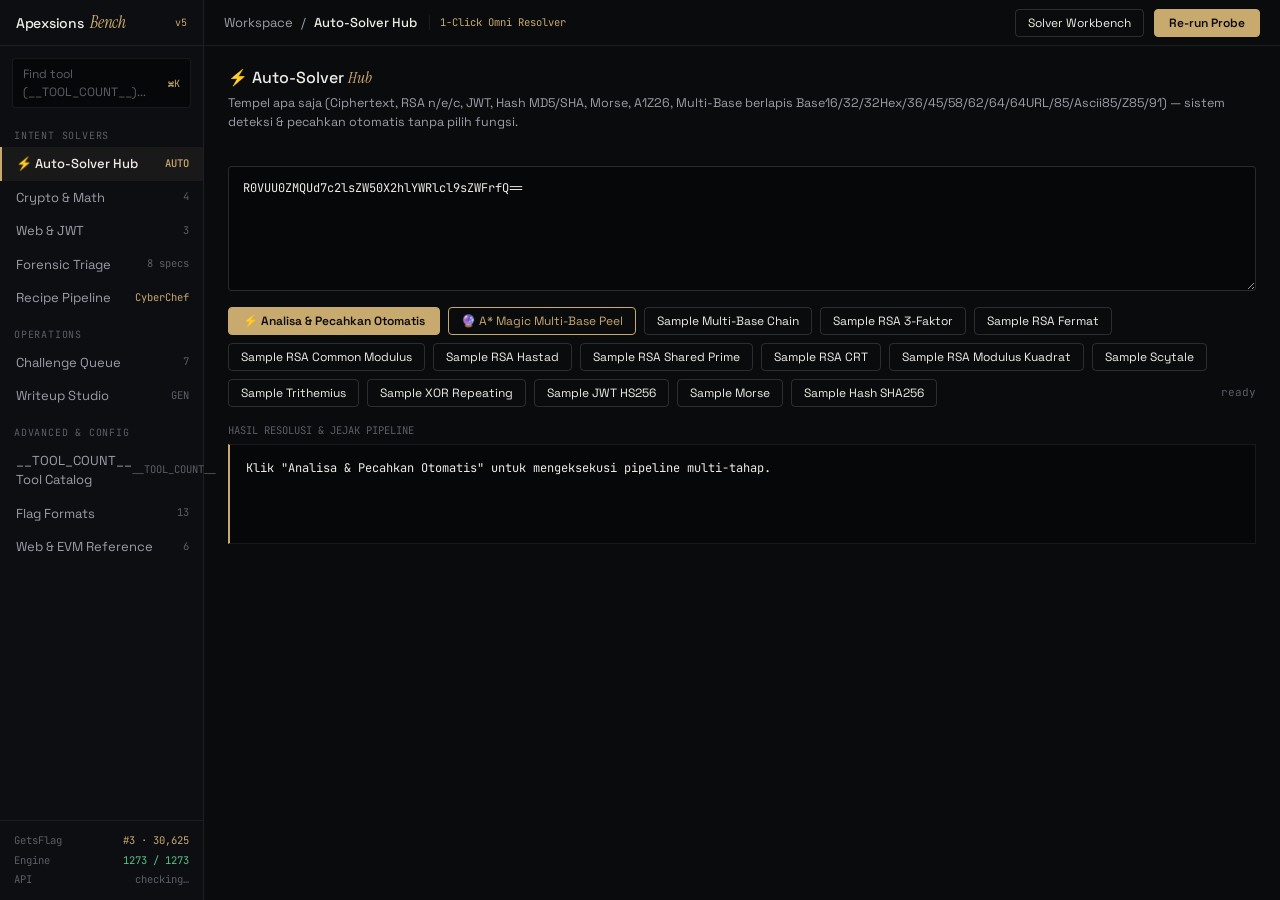
<file: prototype/workbench_template.html>
<!doctype html>
<html lang="id">
<head>
<meta charset="utf-8">
<meta name="viewport" content="width=device-width, initial-scale=1">
<title>Apexsions Workbench — Operational Investigation Console</title>
<link rel="preconnect" href="https://fonts.googleapis.com">
<link rel="preconnect" href="https://fonts.gstatic.com" crossorigin>
<link href="https://fonts.googleapis.com/css2?family=Instrument+Serif:ital@0;1&family=Space+Grotesk:wght@400;500;600&family=JetBrains+Mono:wght@400;500&display=swap" rel="stylesheet">
<style>
  :root {
    --bg:           #0A0B0D;
    --bg-rail:      #0D0E12;
    --bg-well:      #060709;
    --bg-hover:     rgba(255,255,255,0.03);
    --bg-active:    rgba(200,169,110,0.07);

    --seam:         rgba(255,255,255,0.07);
    --seam-strong:  rgba(255,255,255,0.14);

    --ink:          #EFECE6;
    --ink-2:        #9B9EA6;
    --ink-3:        #5B5E66;

    --brass:        #C8A96E;
    --brass-dim:    rgba(200,169,110,0.25);
    --teal:         #7BB2AC;
    --ok:           #52C48A;
    --err:          #D4635C;

    --font-ui:      'Space Grotesk', -apple-system, sans-serif;
    --font-mono:    'JetBrains Mono', ui-monospace, monospace;
    --font-serif:   'Instrument Serif', Georgia, serif;
  }

  * { box-sizing: border-box; margin: 0; padding: 0; }
  html, body {
    height: 100%;
    background: var(--bg);
    color: var(--ink);
    font-family: var(--font-ui);
    font-size: 13px;
    line-height: 1.5;
    -webkit-font-smoothing: antialiased;
    overflow: hidden;
  }

  ::selection { background: var(--brass); color: var(--bg); }
  ::-webkit-scrollbar { width: 4px; height: 4px; }
  ::-webkit-scrollbar-track { background: transparent; }
  ::-webkit-scrollbar-thumb { background: rgba(255,255,255,0.1); }

  .shell { display: grid; grid-template-columns: 204px 1fr; height: 100dvh; width: 100vw; }

  /* ---------- Left rail ---------- */
  .rail { background: var(--bg-rail); border-right: 1px solid var(--seam); display: flex; flex-direction: column; }
  .rail-brand { height: 46px; padding: 0 16px; border-bottom: 1px solid var(--seam); display: flex; align-items: center; justify-content: space-between; }
  .brand-name { font-size: 14px; font-weight: 500; letter-spacing: -0.02em; }
  .brand-name em { font-family: var(--font-serif); font-style: italic; font-size: 17px; font-weight: 400; color: var(--brass); margin-left: 3px; }
  .rail-search-btn { margin: 12px 12px 8px; padding: 6px 10px; background: var(--bg-well); border: 1px solid var(--seam); border-radius: 4px; color: var(--ink-3); font-size: 12px; display: flex; align-items: center; justify-content: space-between; cursor: pointer; }
  .rail-search-btn:hover { border-color: var(--seam-strong); color: var(--ink-2); }
  .kbd { font-family: var(--font-mono); font-size: 10px; color: var(--brass); }

  .nav-group { padding: 12px 14px 4px; font-family: var(--font-mono); font-size: 10px; text-transform: uppercase; letter-spacing: 0.08em; color: var(--ink-3); }
  .nav-link { display: flex; align-items: center; justify-content: space-between; padding: 7px 14px; color: var(--ink-2); cursor: pointer; border-left: 2px solid transparent; }
  .nav-link:hover { background: var(--bg-hover); color: var(--ink); }
  .nav-link.active { background: var(--bg-active); color: var(--ink); border-left-color: var(--brass); font-weight: 500; }
  .nav-count { font-family: var(--font-mono); font-size: 10.5px; color: var(--ink-3); }
  .nav-link.active .nav-count { color: var(--brass); }

  .rail-meta { margin-top: auto; padding: 12px 14px; border-top: 1px solid var(--seam); font-family: var(--font-mono); font-size: 10.5px; color: var(--ink-3); display: flex; flex-direction: column; gap: 4px; }
  .rail-meta-row { display: flex; justify-content: space-between; }

  /* ---------- Top bar ---------- */
  .main { display: flex; flex-direction: column; overflow: hidden; }
  .topbar { height: 46px; min-height: 46px; padding: 0 20px; border-bottom: 1px solid var(--seam); display: flex; align-items: center; justify-content: space-between; }
  .crumb { display: flex; align-items: center; gap: 8px; font-size: 13px; color: var(--ink-2); }
  .crumb strong { color: var(--ink); font-weight: 500; }
  .crumb-tag { font-family: var(--font-mono); font-size: 10.5px; color: var(--brass); border-left: 1px solid var(--seam); padding-left: 10px; margin-left: 4px; }
  .topbar-actions { display: flex; align-items: center; gap: 10px; }

  .btn-flat { background: transparent; border: 1px solid var(--seam-strong); color: var(--ink); font-family: var(--font-ui); font-size: 12px; padding: 5px 12px; border-radius: 4px; cursor: pointer; }
  .btn-flat:hover { border-color: var(--brass); color: var(--brass); }
  .btn-flat:disabled { opacity: 0.4; cursor: default; }
  .btn-submit { background: var(--brass); border: 1px solid var(--brass); color: var(--bg); font-family: var(--font-ui); font-size: 12px; font-weight: 600; padding: 5px 14px; border-radius: 4px; cursor: pointer; }
  .btn-submit:hover { opacity: 0.9; }
  .btn-submit:disabled { opacity: 0.4; cursor: default; }

  .view { flex: 1; display: none; overflow: hidden; }
  .view.active { display: flex; flex-direction: column; }

  /* ---------- Queue view ---------- */
  .ops-split { flex: 1; display: grid; grid-template-columns: 1.15fr 460px; overflow: hidden; }
  .queue-pane { display: flex; flex-direction: column; border-right: 1px solid var(--seam); overflow: hidden; }
  .filter-strip { padding: 8px 18px; border-bottom: 1px solid var(--seam); display: flex; align-items: center; justify-content: space-between; gap: 12px; }
  .filter-tabs { display: flex; gap: 16px; flex-wrap: wrap; }
  .ftab { font-size: 12px; color: var(--ink-3); cursor: pointer; padding: 4px 0; border-bottom: 1px solid transparent; white-space: nowrap; }
  .ftab:hover { color: var(--ink-2); }
  .ftab.active { color: var(--ink); border-bottom-color: var(--brass); }
  .inline-search { background: transparent; border: none; border-bottom: 1px solid var(--seam); color: var(--ink); font-family: var(--font-mono); font-size: 11.5px; padding: 3px 4px; width: 210px; outline: none; }
  .inline-search:focus { border-bottom-color: var(--brass); }

  .queue-scroll { flex: 1; overflow-y: auto; }
  .q-table { width: 100%; border-collapse: collapse; text-align: left; }
  .q-table th { position: sticky; top: 0; background: var(--bg); padding: 8px 18px; font-family: var(--font-mono); font-size: 10px; font-weight: 500; text-transform: uppercase; letter-spacing: 0.06em; color: var(--ink-3); border-bottom: 1px solid var(--seam); z-index: 2; }
  .q-table td { padding: 10px 18px; border-bottom: 1px solid rgba(255,255,255,0.035); vertical-align: middle; }
  .q-row { cursor: pointer; }
  .q-row:hover { background: var(--bg-hover); }
  .q-row.selected { background: var(--bg-active); }
  .q-row.selected td:first-child { box-shadow: inset 2px 0 0 var(--brass); }

  .mono-id { font-family: var(--font-mono); font-size: 11.5px; color: var(--brass); }
  .mono-target { font-family: var(--font-mono); font-size: 11.5px; color: var(--ink-2); }
  .mono-time { font-family: var(--font-mono); font-size: 11px; color: var(--ink-3); }
  .state-dot { display: inline-flex; align-items: center; gap: 6px; font-family: var(--font-mono); font-size: 10.5px; white-space: nowrap; }
  .dot-c { width: 6px; height: 6px; border-radius: 50%; flex: 0 0 auto; }

  /* ---------- Terminal ---------- */
  .term-pane { height: 245px; min-height: 200px; border-top: 1px solid var(--seam); background: var(--bg-well); display: flex; flex-direction: column; }
  .term-bar { padding: 6px 18px; border-bottom: 1px solid var(--seam); display: flex; align-items: center; justify-content: space-between; font-family: var(--font-mono); font-size: 10.5px; color: var(--ink-3); }
  .term-out { flex: 1; overflow-y: auto; padding: 12px 18px; font-family: var(--font-mono); font-size: 11.5px; line-height: 1.6; color: var(--ink-2); white-space: pre-wrap; word-break: break-word; }
  .t-cmd { color: var(--ink); }
  .t-hdr { color: var(--teal); }
  .t-hit { color: var(--brass); }
  .t-ok  { color: var(--ok); }
  .t-err { color: var(--err); }
  .term-cmdbar { display: flex; align-items: center; gap: 8px; padding: 7px 18px; border-top: 1px solid var(--seam); background: var(--bg); }
  .term-input { flex: 1; background: transparent; border: none; color: var(--ink); font-family: var(--font-mono); font-size: 11.5px; outline: none; }
  .term-input::placeholder { color: var(--ink-3); }

  /* ---------- Inspector ---------- */
  .inspector { background: var(--bg-rail); display: flex; flex-direction: column; overflow: hidden; }
  .insp-head { padding: 16px 20px 14px; border-bottom: 1px solid var(--seam); }
  .insp-kicker { display: flex; justify-content: space-between; font-family: var(--font-mono); font-size: 10.5px; color: var(--brass); margin-bottom: 4px; }
  .insp-title { font-size: 18px; font-weight: 500; letter-spacing: -0.02em; }
  .insp-title em { font-family: var(--font-serif); font-style: italic; font-weight: 400; color: var(--brass); }
  .insp-desc { font-size: 12.5px; color: var(--ink-2); margin-top: 4px; }

  .insp-tabs { display: flex; gap: 18px; padding: 0 20px; border-bottom: 1px solid var(--seam); }
  .itab { padding: 9px 0; font-size: 12px; color: var(--ink-3); cursor: pointer; border-bottom: 1px solid transparent; }
  .itab:hover { color: var(--ink-2); }
  .itab.active { color: var(--ink); border-bottom-color: var(--brass); }

  .insp-body { flex: 1; overflow-y: auto; padding: 16px 20px; display: flex; flex-direction: column; gap: 16px; }

  .kv-pair { display: grid; grid-template-columns: 95px 1fr; gap: 6px 12px; padding-bottom: 14px; border-bottom: 1px solid var(--seam); font-size: 12px; }
  .kv-k { font-family: var(--font-mono); font-size: 11px; color: var(--ink-3); }
  .kv-v { font-family: var(--font-mono); font-size: 11.5px; color: var(--ink); word-break: break-all; }

  .evidence-block { font-size: 12.5px; color: var(--ink-2); line-height: 1.6; }
  .code-strip { background: var(--bg-well); border-left: 2px solid var(--brass-dim); padding: 12px 14px; font-family: var(--font-mono); font-size: 11.5px; color: var(--ink); white-space: pre-wrap; word-break: break-word; overflow-x: auto; line-height: 1.6; }

  .submit-dock { margin-top: auto; padding: 16px 20px; border-top: 1px solid var(--seam); background: var(--bg); display: flex; flex-direction: column; gap: 8px; }
  .submit-row { display: flex; gap: 8px; }
  .flag-input { flex: 1; background: var(--bg-well); border: 1px solid var(--seam-strong); padding: 7px 10px; color: var(--ink); font-family: var(--font-mono); font-size: 12px; border-radius: 4px; outline: none; }
  .flag-input:focus { border-color: var(--brass); }
  .submit-feedback { font-family: var(--font-mono); font-size: 11px; color: var(--ok); min-height: 16px; }

  /* ---------- Workbench ---------- */
  .wb-split { flex: 1; display: grid; grid-template-columns: 272px 1fr; overflow: hidden; }
  .wb-col { display: flex; flex-direction: column; border-right: 1px solid var(--seam); overflow: hidden; }
  .wb-col:last-child { border-right: none; }
  .col-head { padding: 10px 16px; border-bottom: 1px solid var(--seam); display: flex; align-items: center; justify-content: space-between; font-family: var(--font-mono); font-size: 10.5px; text-transform: uppercase; letter-spacing: 0.06em; color: var(--ink-3); }
  .tool-list { flex: 1; overflow-y: auto; }
  .tool-row { padding: 8px 16px; border-bottom: 1px solid rgba(255,255,255,0.03); cursor: pointer; display: flex; justify-content: space-between; align-items: baseline; gap: 8px; }
  .tool-row:hover { background: var(--bg-hover); }
  .tool-row.active { background: var(--bg-active); box-shadow: inset 2px 0 0 var(--brass); }
  .tool-row span { font-family: var(--font-mono); font-size: 11.5px; color: var(--ink); overflow: hidden; text-overflow: ellipsis; white-space: nowrap; }
  .tool-row small { font-family: var(--font-mono); font-size: 10px; color: var(--teal); flex: 0 0 auto; }

  .run-pane { flex: 1; display: flex; flex-direction: column; overflow: hidden; }
  .run-head { padding: 14px 20px; border-bottom: 1px solid var(--seam); }
  .run-title { font-size: 15px; font-weight: 500; font-family: var(--font-mono); color: var(--brass); }
  .run-doc { font-size: 12px; color: var(--ink-2); margin-top: 3px; }
  .ident-strip { padding: 9px 20px; border-bottom: 1px solid var(--seam); display: flex; gap: 10px; align-items: center; }
  .args-grid { padding: 14px 20px; display: grid; grid-template-columns: repeat(auto-fill, minmax(210px, 1fr)); gap: 10px 16px; border-bottom: 1px solid var(--seam); overflow-y: auto; max-height: 42%; }
  .arg-field { display: flex; flex-direction: column; gap: 4px; }
  .arg-label { font-family: var(--font-mono); font-size: 10.5px; color: var(--ink-3); }
  .arg-label b { color: var(--teal); font-weight: 500; }
  .arg-input { background: var(--bg-well); border: 1px solid var(--seam); padding: 6px 9px; color: var(--ink); font-family: var(--font-mono); font-size: 11.5px; border-radius: 3px; outline: none; }
  .arg-input:focus { border-color: var(--brass); }
  .result-pane { flex: 1; overflow: auto; padding: 14px 20px; font-family: var(--font-mono); font-size: 11.5px; color: var(--ink-2); white-space: pre-wrap; word-break: break-word; line-height: 1.6; }
  .empty-note { padding: 24px 20px; font-size: 12.5px; color: var(--ink-3); }

  .drop-line { margin: 14px 16px 0; padding: 12px 14px; border: 1px dashed var(--seam-strong); display: flex; align-items: center; justify-content: space-between; cursor: pointer; font-size: 12px; color: var(--ink-2); }
  .drop-line:hover { border-color: var(--brass); color: var(--ink); }

  .plain-editor { flex: 1; width: 100%; background: var(--bg-well); border: none; border-top: 1px solid var(--seam); margin-top: 14px; padding: 16px; color: var(--ink); font-family: var(--font-mono); font-size: 12px; line-height: 1.65; resize: none; outline: none; }

  .flat-scroll { flex: 1; overflow-y: auto; padding: 20px 28px; }
  .flat-section-title { font-size: 16px; font-weight: 500; margin-bottom: 4px; }
  .flat-section-title em { font-family: var(--font-serif); font-style: italic; color: var(--brass); }
  .flat-sub { font-size: 12.5px; color: var(--ink-2); margin-bottom: 18px; }

  /* ---------- Palette ---------- */
  .modal-bg { position: fixed; inset: 0; background: rgba(5,6,8,0.78); display: none; align-items: flex-start; justify-content: center; padding-top: 12vh; z-index: 9000; }
  .modal-bg.open { display: flex; }
  .modal-box { width: 580px; max-width: 92vw; background: var(--bg-rail); border: 1px solid var(--seam-strong); border-radius: 6px; overflow: hidden; }
  #paletteInput { width: 100%; border: none; border-bottom: 1px solid var(--seam); padding: 14px 16px; border-radius: 0; }

  .toast { position: fixed; bottom: 18px; right: 18px; background: var(--bg-rail); border: 1px solid var(--seam-strong); border-left: 2px solid var(--brass); padding: 10px 14px; font-family: var(--font-mono); font-size: 11.5px; color: var(--ink); z-index: 9500; display: none; }
  .toast.show { display: block; }

  /* ---------- Intent-First Hub & Flag Sniffer ---------- */
  .flag-banner {
    display: none;
    align-items: center;
    justify-content: space-between;
    padding: 8px 20px;
    background: rgba(82, 196, 138, 0.12);
    border-bottom: 1px solid rgba(82, 196, 138, 0.35);
    font-family: var(--font-mono);
    font-size: 12px;
    color: var(--ok);
  }
  .flag-banner.show { display: flex; }
  .flag-banner-list { display: flex; gap: 10px; flex-wrap: wrap; align-items: center; }
  .flag-pill {
    background: rgba(82, 196, 138, 0.18);
    border: 1px solid rgba(82, 196, 138, 0.45);
    padding: 2px 9px;
    border-radius: 3px;
    cursor: pointer;
    color: #b7f5d4;
  }
  .flag-pill:hover { background: rgba(82, 196, 138, 0.3); color: #fff; }

  .hub-tabs { display: flex; gap: 18px; padding: 0 24px; border-bottom: 1px solid var(--seam); background: var(--bg-rail); }
  .htab { padding: 10px 0; font-size: 12.5px; color: var(--ink-3); cursor: pointer; border-bottom: 2px solid transparent; }
  .htab:hover { color: var(--ink-2); }
  .htab.active { color: var(--ink); border-bottom-color: var(--brass); font-weight: 500; }

  .hub-pane { display: none; flex: 1; overflow-y: auto; padding: 20px 24px; flex-direction: column; gap: 16px; }
  .hub-pane.active { display: flex; }

  .hub-textarea {
    width: 100%;
    min-height: 125px;
    background: var(--bg-well);
    border: 1px solid var(--seam-strong);
    border-radius: 4px;
    padding: 12px 14px;
    color: var(--ink);
    font-family: var(--font-mono);
    font-size: 12px;
    line-height: 1.55;
    resize: vertical;
    outline: none;
  }
  .hub-textarea:focus { border-color: var(--brass); }

  .hub-grid-2 { display: grid; grid-template-columns: 1fr 1fr; gap: 18px; }
  .hub-grid-3 { display: grid; grid-template-columns: 1fr 1fr 1fr; gap: 12px; }
  .hub-actions { display: flex; gap: 8px; flex-wrap: wrap; align-items: center; }
  .hub-out {
    background: var(--bg-well);
    border: 1px solid var(--seam);
    border-left: 2px solid var(--brass);
    padding: 14px 16px;
    font-family: var(--font-mono);
    font-size: 12px;
    color: var(--ink);
    white-space: pre-wrap;
    word-break: break-word;
    line-height: 1.6;
    min-height: 100px;
  }
  .shift-table { width: 100%; border-collapse: collapse; font-family: var(--font-mono); font-size: 11.5px; }
  .shift-table td, .shift-table th { padding: 6px 10px; border-bottom: 1px solid rgba(255,255,255,0.04); text-align: left; }
  .shift-table th { color: var(--ink-3); font-size: 10px; text-transform: uppercase; }
  .shift-hit { background: rgba(82, 196, 138, 0.14); color: var(--ok); }

  @media (max-width: 1000px) {
    body { overflow: auto; }
    .shell { grid-template-columns: 1fr; height: auto; }
    .ops-split, .wb-split { grid-template-columns: 1fr; }
    .queue-pane, .wb-col { border-right: none; border-bottom: 1px solid var(--seam); }
  }
</style>
</head>
<body>
<div class="shell">
  <aside class="rail">
    <div class="rail-brand">
      <div class="brand-name">Apexsions <em>Bench</em></div>
      <span class="kbd">v5</span>
    </div>

    <div class="rail-search-btn" onclick="togglePalette()">
      <span>Find tool (__TOOL_COUNT__)...</span>
      <span class="kbd">⌘K</span>
    </div>

    <div class="nav-group">Intent Solvers</div>
    <div class="nav-link active" data-page="autohub" onclick="switchPage('autohub','Auto-Solver Hub','1-Click Omni Resolver',this)">
      <span>⚡ Auto-Solver Hub</span><span class="nav-count">AUTO</span>
    </div>
    <div class="nav-link" data-page="cryptohub" onclick="switchPage('cryptohub','Cryptography Hub','RSA · Klasik · ECC/DH',this)">
      <span>Crypto &amp; Math</span><span class="nav-count">4</span>
    </div>
    <div class="nav-link" data-page="webhub" onclick="switchPage('webhub','Web &amp; JWT Hub','JWT · Hash · Payload',this)">
      <span>Web &amp; JWT</span><span class="nav-count">3</span>
    </div>
    <div class="nav-link" data-page="triage" onclick="switchPage('triage','File Triage','Auto Dispatcher',this)">
      <span>Forensic Triage</span><span class="nav-count">8 specs</span>
    </div>
    <div class="nav-link" data-page="recipe" onclick="switchPage('recipe','Recipe Pipeline','CyberChef Chaining',this)">
      <span>Recipe Pipeline</span><span class="nav-count" style="color:var(--brass)">CyberChef</span>
    </div>

    <div class="nav-group">Operations</div>
    <div class="nav-link" data-page="queue" onclick="switchPage('queue','Challenge Queue','Active Operations',this)">
      <span>Challenge Queue</span><span class="nav-count" id="navQueueCount">7</span>
    </div>
    <div class="nav-link" data-page="studio" onclick="switchPage('studio','Writeup Studio','Solver + Report',this)">
      <span>Writeup Studio</span><span class="nav-count">GEN</span>
    </div>

    <div class="nav-group">Advanced &amp; Config</div>
    <div class="nav-link" data-page="workbench" onclick="switchPage('workbench','Manual Tool Catalog','__TOOL_COUNT__ Solvers',this)">
      <span>__TOOL_COUNT__ Tool Catalog</span><span class="nav-count">__TOOL_COUNT__</span>
    </div>
    <div class="nav-link" data-page="flags" onclick="switchPage('flags','Flag Formats','Priority Chain',this)">
      <span>Flag Formats</span><span class="nav-count" id="navFlagCount">13</span>
    </div>
    <div class="nav-link" data-page="cheats" onclick="switchPage('cheats','Payload Reference','Web &amp; EVM',this)">
      <span>Web &amp; EVM Reference</span><span class="nav-count" id="navCheatCount">6</span>
    </div>

    <div class="rail-meta">
      <div class="rail-meta-row"><span>GetsFlag</span><span style="color:var(--brass)">#3 · 30,625</span></div>
      <div class="rail-meta-row"><span>Engine</span><span style="color:var(--ok)">1273 / 1273</span></div>
      <div class="rail-meta-row"><span>API</span><span id="apiStatus">checking…</span></div>
    </div>
  </aside>

  <main class="main">
    <header class="topbar">
      <div class="crumb">
        <span>Workspace</span><span>/</span>
        <strong id="topTitle">Auto-Solver Hub</strong>
        <span class="crumb-tag" id="topTag">1-Click Omni Resolver</span>
      </div>
      <div class="topbar-actions">
        <button class="btn-flat" onclick="switchPageByName('workbench')">Solver Workbench</button>
        <button class="btn-submit" onclick="runActiveProbe()">Re-run Probe</button>
      </div>
    </header>

    <!-- AUTO FLAG SNIFFER BANNER -->
    <div class="flag-banner" id="flagBanner">
      <div class="flag-banner-list" id="flagBannerList"></div>
      <span style="cursor:pointer;opacity:0.7" onclick="document.getElementById('flagBanner').classList.remove('show')">✕</span>
    </div>

    <!-- ========== AUTO-SOLVER HUB (DEFAULT LANDING) ========== -->
    <section id="page-autohub" class="view active">
      <div class="hub-pane active">
        <div>
          <div class="flat-section-title">⚡ Auto-Solver <em>Hub</em></div>
          <div class="flat-sub">Tempel apa saja (Ciphertext, RSA n/e/c, JWT, Hash MD5/SHA, Morse, A1Z26, Multi-Base berlapis Base16/32/32Hex/36/45/58/62/64/64URL/85/Ascii85/Z85/91) — sistem deteksi &amp; pecahkan otomatis tanpa pilih fungsi.</div>
        </div>

        <textarea class="hub-textarea" id="omniInput" placeholder="Tempel parameter challenge atau ciphertext mentah di sini...
Contoh RSA:
p = 115792089237316195423570985008687907853269984665640564039457584007913129640233
q = 231584178474632390847141970017375815706539969331281128078915168015826259280027
r = 463168356949264781694283940034751631413079938662562256157830336031652518559817
e = 65537
c = ...">R0VUU0ZMQUd7c2lsZW50X2hlYWRlcl9sZWFrfQ==</textarea>

        <div class="hub-actions">
          <button class="btn-submit" onclick="runOmniSolve()">⚡ Analisa &amp; Pecahkan Otomatis</button>
          <button class="btn-flat" style="border-color:var(--brass);color:var(--brass)" onclick="runOmniMagic()">🔮 A* Magic Multi-Base Peel</button>
          <button class="btn-flat" onclick="loadSample('multibase')">Sample Multi-Base Chain</button>
          <button class="btn-flat" onclick="loadSample('rsa')">Sample RSA 3-Faktor</button>
          <button class="btn-flat" onclick="loadSample('rsa_fermat')">Sample RSA Fermat</button>
          <button class="btn-flat" onclick="loadSample('rsa_cm')">Sample RSA Common Modulus</button>
          <button class="btn-flat" onclick="loadSample('rsa_hastad')">Sample RSA Hastad</button>
          <button class="btn-flat" onclick="loadSample('rsa_shared')">Sample RSA Shared Prime</button>
          <button class="btn-flat" onclick="loadSample('rsa_crt')">Sample RSA CRT</button>
          <button class="btn-flat" onclick="loadSample('rsa_square')">Sample RSA Modulus Kuadrat</button>
          <button class="btn-flat" onclick="loadSample('scytale')">Sample Scytale</button>
          <button class="btn-flat" onclick="loadSample('trithemius')">Sample Trithemius</button>
          <button class="btn-flat" onclick="loadSample('xor')">Sample XOR Repeating</button>
          <button class="btn-flat" onclick="loadSample('jwt')">Sample JWT HS256</button>
          <button class="btn-flat" onclick="loadSample('morse')">Sample Morse</button>
          <button class="btn-flat" onclick="loadSample('hash')">Sample Hash SHA256</button>
          <span style="font-family:var(--font-mono);font-size:11px;color:var(--ink-3);margin-left:auto" id="omniStatus">ready</span>
        </div>

        <div>
          <div class="arg-label" style="margin-bottom:6px">HASIL RESOLUSI &amp; JEJAK PIPELINE</div>
          <pre class="hub-out" id="omniOut">Klik "Analisa &amp; Pecahkan Otomatis" untuk mengeksekusi pipeline multi-tahap.</pre>
        </div>
      </div>
    </section>

    <!-- ========== CRYPTOGRAPHY HUB (INTENT-FIRST) ========== -->
    <section id="page-cryptohub" class="view">
      <div class="hub-tabs" id="cryptoSubTabs">
        <span class="htab active" data-sub="rsa">RSA Auto-Detect</span>
        <span class="htab" data-sub="classical">Cipher Klasik (1-Click Brute)</span>
        <span class="htab" data-sub="eccdh">ECC &amp; Diffie-Hellman</span>
      </div>

      <!-- Subtab: RSA -->
      <div class="hub-pane active" id="csub-rsa">
        <div class="flat-sub" style="margin-bottom:0">Paste deskripsi soal mentah (<code>n = ...</code>, <code>p, q, r</code>, <code>phi</code>, <code>d</code>) ATAU isi field di kanan. Engine memilih Multi-Prime, Wiener, Fermat, Small-e secara otomatis.</div>
        <div class="hub-grid-2">
          <div style="display:flex;flex-direction:column;gap:8px">
            <div class="arg-label">⚡ AUTO-DETECT PASTE PARAMS</div>
            <textarea class="hub-textarea" id="rsaRawInput" style="min-height:190px" placeholder="n = ...&#10;e = 65537&#10;c = ..."></textarea>
          </div>
          <div style="display:flex;flex-direction:column;gap:8px">
            <div class="arg-label">PARAMETER MANUAL (OPSIONAL)</div>
            <div class="hub-grid-2" style="gap:8px">
              <input class="arg-input" id="rsaN" placeholder="n (modulus)">
              <input class="arg-input" id="rsaE" placeholder="e (default 65537)">
              <input class="arg-input" id="rsaP" placeholder="p (prime 1)">
              <input class="arg-input" id="rsaQ" placeholder="q (prime 2)">
              <input class="arg-input" id="rsaPrimes" placeholder="multi-primes (p,q,r,...)">
              <input class="arg-input" id="rsaPhi" placeholder="phi(n) / d">
            </div>
            <input class="arg-input" id="rsaC" placeholder="c (ciphertext integer)">
          </div>
        </div>
        <div class="hub-actions">
          <button class="btn-submit" onclick="runRsaIntent()">⚡ Auto-Detect &amp; Pecahkan RSA</button>
          <span style="font-family:var(--font-mono);font-size:11px;color:var(--ink-3)" id="rsaStatus"></span>
        </div>
        <pre class="hub-out" id="rsaOut">Menunggu parameter RSA.</pre>
      </div>

      <!-- Subtab: Classical Brute -->
      <div class="hub-pane" id="csub-classical">
        <div class="flat-sub" style="margin-bottom:0">Satu kotak teks — satu klik brute-force Caesar semua rotasi, Affine semua kunci, Vigenere, Railfence, XOR single-byte, atau kupas seluruh lapisan Multi-Base (Base16..Base91). Flag otomatis tersorot hijau.</div>
        <textarea class="hub-textarea" id="clsInput" style="min-height:95px" placeholder="Tempel ciphertext klasik di sini...">WKLV LV D WHVW</textarea>
        <div class="hub-grid-3">
          <input class="arg-input" id="clsKey" placeholder="Key Vigenere / XOR (opsional)">
          <input class="arg-input" id="clsRails" type="number" value="3" placeholder="Railfence rails">
          <label style="display:flex;align-items:center;gap:6px;font-family:var(--font-mono);font-size:11px;color:var(--ink-2)">
            <input type="checkbox" id="clsIsHex"> Input Hex (untuk XOR)
          </label>
        </div>
        <div class="hub-actions">
          <button class="btn-submit" onclick="runClassical('caesar')">Caesar (Semua 26)</button>
          <button class="btn-flat" onclick="runClassical('affine')">Affine Brute</button>
          <button class="btn-flat" onclick="runClassical('xor')">XOR Brute / Key</button>
          <button class="btn-flat" onclick="runClassical('vigenere')">Vigenere</button>
          <button class="btn-flat" onclick="runClassical('railfence')">Rail Fence</button>
          <button class="btn-flat" style="border-color:var(--brass);color:var(--brass)" onclick="runMultiBasePeel()">🔮 Multi-Base Auto-Peel</button>
        </div>
        <div class="hub-out" id="clsOut" style="overflow-x:auto">Pilih salah satu serangan klasik di atas.</div>
      </div>

      <!-- Subtab: ECC / DH -->
      <div class="hub-pane" id="csub-eccdh">
        <div class="hub-grid-2">
          <div style="display:flex;flex-direction:column;gap:8px">
            <div class="arg-label">DIFFIE-HELLMAN (DIRECT / BSGS DISCRETE LOG)</div>
            <div class="hub-grid-2" style="gap:8px">
              <input class="arg-input" id="dhP" placeholder="p (modulus prime)">
              <input class="arg-input" id="dhG" placeholder="g (generator)">
              <input class="arg-input" id="dhA" placeholder="A (public key)">
              <input class="arg-input" id="dhB" placeholder="B (public key)">
              <input class="arg-input" id="dhPrivA" placeholder="a (private, opsional)">
              <input class="arg-input" id="dhPrivB" placeholder="b (private, opsional)">
            </div>
            <button class="btn-submit" onclick="runDhIntent()">Hitung Shared Secret / BSGS</button>
          </div>
          <div style="display:flex;flex-direction:column;gap:8px">
            <div class="arg-label">ELLIPTIC CURVE (y² ≡ x³ + ax + b mod p)</div>
            <div class="hub-grid-3" style="gap:8px">
              <input class="arg-input" id="eccA" placeholder="a" value="2">
              <input class="arg-input" id="eccB" placeholder="b" value="3">
              <input class="arg-input" id="eccP" placeholder="p" value="97">
              <input class="arg-input" id="eccPx" placeholder="Px" value="3">
              <input class="arg-input" id="eccPy" placeholder="Py" value="6">
              <input class="arg-input" id="eccK" placeholder="scalar k" value="2">
            </div>
            <button class="btn-flat" onclick="runEccIntent()">Hitung k · P (Scalar Mul)</button>
          </div>
        </div>
        <pre class="hub-out" id="eccDhOut">Hasil perhitungan DH / ECC akan tampil di sini.</pre>
      </div>
    </section>

    <!-- ========== WEB & JWT HUB ========== -->
    <section id="page-webhub" class="view">
      <div class="hub-pane active">
        <div>
          <div class="flat-section-title">Web &amp; JWT <em>Inspector</em></div>
          <div class="flat-sub">Decode JWT instan, generate bypass <code>alg: none</code>, dan crack secret HS256 tanpa keluar halaman.</div>
        </div>
        <textarea class="hub-textarea" id="jwtInput" style="min-height:85px" placeholder="eyJhbGciOiJIUzI1NiIsInR5cCI6IkpXVCJ9..."></textarea>
        <div class="hub-actions">
          <input class="arg-input" id="jwtExtra" style="width:280px" placeholder="Extra wordlist (koma dipisah, opsional)">
          <button class="btn-submit" onclick="runJwtIntent()">Decode &amp; Crack HS256</button>
        </div>
        <pre class="hub-out" id="jwtOut">Tempel JWT di atas untuk melihat Header, Payload, Alg-None Forge, dan hasil HS256 cracking.</pre>
      </div>
    </section>

    <!-- ========== QUEUE ========== -->
    <section id="page-queue" class="view">
      <div class="ops-split">
        <div class="queue-pane">
          <div class="filter-strip">
            <div class="filter-tabs" id="stateTabs">
              <span class="ftab active" data-state="ALL">All</span>
              <span class="ftab" data-state="INVESTIGATING">Investigating</span>
              <span class="ftab" data-state="QUEUED">Queued</span>
              <span class="ftab" data-state="SOLVED">Solved</span>
            </div>
            <div style="display:flex;gap:8px;align-items:center">
              <input class="inline-search" id="queueSearch" placeholder="Filter ID, target, category…">
              <button class="btn-flat" style="padding:3px 9px;font-size:11px" onclick="addChallenge()">+ Add</button>
            </div>
          </div>

          <div class="queue-scroll">
            <table class="q-table">
              <thead>
                <tr><th>ID</th><th>Challenge</th><th>Category</th><th>Target / Artifact</th><th>State</th><th>Activity</th></tr>
              </thead>
              <tbody id="queueTbody"></tbody>
            </table>
          </div>

          <div class="term-pane">
            <div class="term-bar">
              <span id="termContextTitle">TERMINAL</span>
              <span style="color:var(--teal)" id="termExitCode">exit 0</span>
            </div>
            <div class="term-out" id="termOutput"></div>
            <div class="term-cmdbar">
              <span style="font-family:var(--font-mono);font-size:11.5px;color:var(--brass)">$</span>
              <input class="term-input" id="termInput" placeholder="base64_decode R0VU…  ·  caesar_bruteforce text=WKLV shift=*  ·  help">
              <button class="btn-flat" style="padding:2px 10px;font-size:11px" onclick="runTermCmd()">Run</button>
            </div>
          </div>
        </div>

        <div class="inspector">
          <div class="insp-head">
            <div class="insp-kicker">
              <span id="inspIdCat">—</span>
              <span id="inspState">—</span>
            </div>
            <div class="insp-title" id="inspTitle">—</div>
            <div class="insp-desc" id="inspSummary">—</div>
          </div>

          <div class="insp-tabs">
            <div class="itab active" data-tab="evidence">Evidence</div>
            <div class="itab" data-tab="solver">Companion .py</div>
            <div class="itab" data-tab="writeup">Writeup Draft</div>
          </div>

          <div class="insp-body">
            <div id="insp-evidence">
              <div class="kv-pair">
                <span class="kv-k">Target</span><span class="kv-v" id="kvTarget">—</span>
                <span class="kv-k">Activity</span><span class="kv-v" id="kvActivity">—</span>
                <span class="kv-k">Dispatcher</span><span class="kv-v" id="kvDispatcher">—</span>
              </div>
              <div style="font-family:var(--font-mono);font-size:10px;color:var(--ink-3);text-transform:uppercase;margin:12px 0 6px">Extracted Evidence</div>
              <div class="evidence-block" id="inspEvidenceText">—</div>
            </div>
            <div id="insp-solver" style="display:none"><pre class="code-strip" id="inspSolverCode"></pre></div>
            <div id="insp-writeup" style="display:none"><pre class="code-strip" id="inspWriteupDraft"></pre></div>
          </div>

          <div class="submit-dock">
            <div style="display:flex;justify-content:space-between;font-family:var(--font-mono);font-size:10.5px;color:var(--ink-3)">
              <span>FLAG CANDIDATE</span>
              <span style="color:var(--brass)">POST /api/v1/challenges/attempt</span>
            </div>
            <div class="submit-row">
              <input class="flag-input" id="inspFlagInput" placeholder="GETSFLAG{...}">
              <button class="btn-submit" onclick="submitConnectedFlag()">Submit</button>
            </div>
            <div class="submit-feedback" id="submitFeedback"></div>
          </div>
        </div>
      </div>
    </section>

    <!-- ========== WORKBENCH ========== -->
    <section id="page-workbench" class="view">
      <div class="wb-split">
        <div class="wb-col">
          <div class="col-head"><span>Registry</span><span id="toolCountLabel">__TOOL_COUNT__</span></div>
          <div style="padding:10px 14px;border-bottom:1px solid var(--seam)">
            <input class="inline-search" style="width:100%" id="railSearch" placeholder="Filter solvers…">
          </div>
          <div class="tool-list" id="railList"></div>
        </div>

        <div class="wb-col">
          <div class="run-pane">
            <div class="run-head">
              <div class="run-title" id="runTitle">no solver selected</div>
              <div class="run-doc" id="runDoc">Pick a function from the registry on the left.</div>
            </div>
            <div class="ident-strip">
              <input class="inline-search" style="flex:1;width:auto" id="identInput" placeholder="Identify: paste ciphertext, hash or payload…">
              <button class="btn-flat" onclick="runIdentify()">Identify</button>
            </div>
            <div class="args-grid" id="argsGrid">
              <div class="empty-note">Arguments appear here once a solver is selected.</div>
            </div>
            <div style="padding:10px 20px;border-bottom:1px solid var(--seam);display:flex;gap:8px;align-items:center">
              <button class="btn-submit" id="execBtn" onclick="executeSolver()" disabled>Execute</button>
              <button class="btn-flat" onclick="copySolverCall()">Copy CLI</button>
              <span style="font-family:var(--font-mono);font-size:10.5px;color:var(--ink-3)" id="execStatus"></span>
            </div>
            <pre class="result-pane" id="resultPane">Awaiting execution.</pre>
          </div>
        </div>
      </div>
    </section>

    <!-- ========== TRIAGE ========== -->
    <section id="page-triage" class="view">
      <div class="wb-split">
        <div class="wb-col" style="width:auto">
          <div class="col-head"><span>Dispatcher</span><span>8 formats</span></div>
          <div style="padding:0 0 12px">
            <div class="drop-line" onclick="document.getElementById('fileDrop').click()">
              <span id="fileLabel">Select .jpg .png .gif .pcap .zip .pdf .docx .wav</span>
              <span style="font-family:var(--font-mono);color:var(--brass)">Browse</span>
              <input type="file" id="fileDrop" hidden>
            </div>
          </div>
          <div class="tool-list" id="dispatchLog"></div>
        </div>
        <div class="wb-col">
          <div class="col-head"><span>Triage Report</span><span style="color:var(--brass)" id="triageStatus">idle</span></div>
          <pre class="result-pane" id="triageReport">No specimen submitted. Drop a capture, image, archive or document to route it through the format specialist.</pre>
          <div id="stegoVisualBox" style="display:none;margin-top:12px;border-top:1px solid var(--seam);padding-top:12px">
            <div class="col-head"><span>AperiSolve Visual Bit-Planes (R0..R7, G0..G7, B0..B7, A0..A7)</span><span id="stegoPlaneCount" style="color:var(--brass)"></span></div>
            <div id="stegoPlaneGrid" style="display:grid;grid-template-columns:repeat(auto-fill, minmax(110px, 1fr));gap:8px;max-height:360px;overflow-y:auto;padding:8px 0"></div>
          </div>
        </div>
      </div>
    </section>

    <!-- ========== WRITEUP STUDIO ========== -->
    <section id="page-studio" class="view">
      <div class="flat-scroll">
        <div class="flat-section-title">Writeup <em>Studio</em></div>
        <div class="flat-sub">Generate a step-by-step report and a standalone solver script from the investigation trace.</div>

        <div style="display:grid;grid-template-columns:340px 1fr;gap:24px;border-top:1px solid var(--seam);padding-top:18px">
          <div style="display:flex;flex-direction:column;gap:10px">
            <div class="arg-field"><label class="arg-label">CHALLENGE</label><input class="arg-input" id="wuName"></div>
            <div class="arg-field"><label class="arg-label">CATEGORY</label><input class="arg-input" id="wuCat" placeholder="Crypto"></div>
            <div class="arg-field"><label class="arg-label">FLAG</label><input class="arg-input" id="wuFlag"></div>
            <div class="arg-field"><label class="arg-label">POINTS</label><input class="arg-input" id="wuPoints" value="100"></div>
            <button class="btn-submit" style="margin-top:6px" onclick="generateWriteup()">Generate</button>
            <div style="font-family:var(--font-mono);font-size:11px;color:var(--ink-3)" id="wuStatus"></div>
          </div>

          <div style="display:flex;flex-direction:column;gap:14px">
            <div>
              <div class="arg-label" style="margin-bottom:6px">REPORT.md</div>
              <pre class="code-strip" id="wuMarkdown" style="min-height:150px">—</pre>
            </div>
            <div>
              <div class="arg-label" style="margin-bottom:6px">SOLVER.py</div>
              <pre class="code-strip" id="wuSolver" style="min-height:120px">—</pre>
            </div>
          </div>
        </div>
      </div>
    </section>

    <!-- ========== FLAGS ========== -->
    <section id="page-flags" class="view">
      <div class="flat-scroll">
        <div class="flat-section-title">Flag Format <em>Governance</em></div>
        <div class="flat-sub">Priority chain — highest first. Detection walks the list and returns the first match.</div>

        <div style="display:flex;gap:10px;margin-bottom:18px;flex-wrap:wrap">
          <input class="flag-input" style="max-width:190px;flex:0 0 auto" id="newFlagName" placeholder="Template name">
          <input class="flag-input" id="newFlagRegex" placeholder="Regex pattern">
          <input class="flag-input" style="max-width:92px;flex:0 0 auto" id="newFlagPrio" type="number" value="91">
          <button class="btn-submit" onclick="addCustomFlagUI()">Add Rule</button>
        </div>

        <table class="q-table">
          <thead><tr><th>Priority</th><th>Name</th><th>Pattern</th><th>Origin</th></tr></thead>
          <tbody id="flagsTableBody"></tbody>
        </table>

        <div style="margin-top:22px;border-top:1px solid var(--seam);padding-top:16px">
          <div class="arg-label" style="margin-bottom:8px">TEST A STRING AGAINST THE CHAIN</div>
          <div style="display:flex;gap:10px">
            <input class="flag-input" id="flagProbeInput" placeholder="paste output here…">
            <button class="btn-flat" onclick="probeFlag()">Detect</button>
          </div>
          <div class="code-strip" id="flagProbeResult" style="margin-top:10px">—</div>
        </div>
      </div>
    </section>

    <!-- ========== CHEATS ========== -->
    <section id="page-cheats" class="view">
      <div class="flat-scroll">
        <div class="flat-section-title">Web &amp; EVM <em>Reference</em></div>
        <div class="flat-sub">Payload patterns for SQLi, LFI, SSTI, command injection, XSS and JWT.</div>
        <div class="filter-tabs" style="margin-bottom:14px;border-bottom:1px solid var(--seam);padding-bottom:6px" id="cheatPills"></div>
        <div id="cheatBody"></div>
      </div>
    </section>

    <!-- ========== RECIPE PIPELINE (CYBERCHEF PARITY) ========== -->
    <section id="page-recipe" class="view">
      <div class="wb-split" style="height:100%">
        <!-- Available operations palette -->
        <div class="wb-col" style="width:270px">
          <div class="col-head"><span>Operations</span><span id="recipeOpCount" style="color:var(--brass)">Palette</span></div>
          <div style="padding:0 0 8px"><input class="flag-input" id="recipeOpFilter" placeholder="Filter Base16..Base91, ROT, XOR…" oninput="filterRecipeOps(this.value)"></div>
          <div class="tool-list" id="recipeOpList" style="max-height:calc(100vh - 210px);overflow-y:auto"></div>
        </div>

        <!-- Recipe chain builder -->
        <div class="wb-col" style="width:350px">
          <div class="col-head">
            <span>Recipe Chain</span>
            <div style="display:flex;gap:4px;align-items:center">
              <button class="btn-clear" onclick="clearRecipeChain()">Clear</button>
              <button class="btn-submit" style="padding:2px 8px;font-size:11px" onclick="executeRecipeChain()">Bake</button>
              <button class="btn-flat" style="padding:2px 8px;font-size:11px" title="Execute via Python RecipeEngine (/api/recipe)" onclick="executeBackendRecipeChain()">⚡ Server</button>
              <button class="btn-flat" style="padding:2px 8px;font-size:11px;border-color:var(--brass);color:var(--brass)" title="Autonomous A* Magic Multi-Base Solver (/api/magic)" onclick="runMagicRecipe()">🔮 Magic</button>
            </div>
          </div>
          <div id="recipeChain" style="display:flex;flex-direction:column;gap:6px;padding:8px 0;max-height:calc(100vh - 210px);overflow-y:auto">
            <div style="font-family:var(--font-mono);font-size:11px;color:var(--ink-3);padding:14px;text-align:center" id="recipeEmptyNote">No operations in recipe. Double-click or click '+' from Palette to chain.</div>
          </div>
        </div>

        <!-- Input & Output split -->
        <div class="wb-col">
          <div class="col-head"><span>Input</span><span id="recipeInLen" style="font-family:var(--font-mono);font-size:10px;color:var(--ink-3)">0 chars</span></div>
          <textarea class="code-area" id="recipeInput" style="height:180px;resize:none" placeholder="Paste input data here (supports Base16, Base32, Base32Hex, Base36, Base45, Base58, Base62, Base64, Base64URL, Base85, Ascii85, Z85, Base91, ROT, XOR, etc.)…" oninput="$('recipeInLen').textContent = this.value.length + ' chars'; if($('recipeAutoBake').checked) executeRecipeChain()"></textarea>
          <div style="display:flex;justify-content:space-between;align-items:center;margin:8px 0 4px">
            <label style="font-family:var(--font-mono);font-size:11px;color:var(--ink-2);cursor:pointer;display:flex;align-items:center;gap:6px"><input type="checkbox" id="recipeAutoBake" checked> Auto Bake</label>
            <span id="recipeStepTime" style="font-family:var(--font-mono);font-size:10px;color:var(--brass)"></span>
          </div>
          <div class="col-head" style="margin-top:8px"><span>Output</span><span id="recipeOutLen" style="font-family:var(--font-mono);font-size:10px;color:var(--ink-3)">0 chars</span></div>
          <pre class="result-pane" id="recipeOutput" style="min-height:180px;max-height:calc(100vh - 380px);overflow-y:auto">—</pre>
        </div>
      </div>
    </section>
  </main>
</div>

<div class="modal-bg" id="cmdPalette" onclick="if(event.target===this) togglePalette()">
  <div class="modal-box">
    <input class="flag-input" id="paletteInput" placeholder="Search __TOOL_COUNT__ solvers…">
    <div style="max-height:340px;overflow-y:auto" id="paletteResults"></div>
  </div>
</div>

<div class="toast" id="toast"></div>

<script>
const TOOLS = __TOOLS_JSON__;
const FLAGS = __FLAGS_JSON__;
const CHEATS = __CHEATS_JSON__;

const QUEUE = [
  {
    id: "GF-812", title: "Silent Header", cat: "Web", target: "https://inst-812.getsflag.com/probe",
    pts: 75, state: "INVESTIGATING", activity: "2m ago",
    summary: "Server response exposes non-standard diagnostic headers before 302 redirect.",
    dispatcher: "HTTP Header / Base64 Peel",
    terminal: [
      "$ curl -i -s -D - https://inst-812.getsflag.com/probe",
      "HTTP/2 302 Found",
      "server: nginx/1.24.0",
      "date: Wed, 11 Nov 2026 03:24:11 GMT",
      "location: /login",
      "x-debug-trace: b64:R0VUU0ZMQUd7c2lsZW50X2hlYWRlcl9sZWFrfQ==",
      "x-upstream-node: sg-edge-04",
      "content-length: 0",
      "",
      "[triage] Detected non-standard header x-debug-trace -> Base64 payload",
      "[decode] R0VUU0ZMQUd7c2lsZW50X2hlYWRlcl9sZWFrfQ== -> GETSFLAG{silent_header_leak}"
    ],
    evidence: "HTTP/2 302 response carried x-debug-trace holding a Base64 string. Decoding yields the flag before the client follows the redirect to /login.",
    flag: "GETSFLAG{silent_header_leak}",
    solver: "import urllib.request, base64\n\nreq = urllib.request.Request('https://inst-812.getsflag.com/probe')\nwith urllib.request.urlopen(req) as r:\n    raw = r.headers.get('x-debug-trace', '')\n    payload = raw.split(':', 1)[1].strip()\n    print(base64.b64decode(payload).decode())"
  },
  {
    id: "GF-337", title: "RSA Tiga Faktor", cat: "Crypto", target: "params.txt (multi-prime)",
    pts: 150, state: "SOLVED", activity: "14m ago",
    summary: "Modulus n = p * q * r with all three prime factors exposed in the attachment.",
    dispatcher: "rsa_multiprime_decrypt",
    terminal: [
      "$ python main.py call rsa_multiprime_decrypt --auto params.txt",
      "[parse] factors p q r (256-bit each), e = 65537",
      "[math]  phi(n) = (p-1)*(q-1)*(r-1)",
      "[math]  d = pow(e, -1, phi(n))",
      "[dec]   m = pow(c, d, n) -> 39 bytes UTF-8",
      "[flag]  matched GETSFLAG (priority 100)",
      "[wire]  POST /api/v1/challenges/attempt -> 200 {\"status\":\"correct\"}"
    ],
    evidence: "Three 256-bit primes let phi(n) be reconstructed directly, so the private exponent fell out of a plain modular inverse.",
    flag: "GETSFLAG{rsa_multiprime_three_factors}",
    solver: "from ctf_toolkit.crypto.rsa import rsa_multiprime_decrypt\n\nm = rsa_multiprime_decrypt([p, q, r], e, c)\nprint(m.to_bytes((m.bit_length() + 7) // 8, 'big').decode())"
  },
  {
    id: "GF-048", title: "Titik Garis", cat: "Crypto", target: "cipher.txt (Morse)",
    pts: 75, state: "SOLVED", activity: "28m ago",
    summary: "Morse stream using alternate delimiters for the flag braces.",
    dispatcher: "morse_decode",
    terminal: [
      "$ python main.py identify cipher.txt",
      "[triage] dot/dash ratio 1.00 -> Morse Code",
      "[decode] raw -> CT(FAR_INFRARED)",
      "[norm]   prefix calibrated -> GETSFLAG{far_infrared}",
      "[wire]   POST /api/v1/challenges/attempt -> 200 {\"status\":\"correct\"}"
    ],
    evidence: "Standard ITU Morse with -.--. and -.--.- standing in for the curly braces.",
    flag: "GETSFLAG{far_infrared}",
    solver: "from ctf_toolkit.crypto.classical import morse_decode\n\nprint(morse_decode(open('cipher.txt').read().strip()))"
  },
  {
    id: "GF-054", title: "Posisi Huruf", cat: "Crypto", target: "cipher.txt (A1Z26)",
    pts: 75, state: "SOLVED", activity: "31m ago",
    summary: "Dash-delimited ordinal sequence across the full flag body.",
    dispatcher: "a1z26_decode",
    terminal: [
      "$ cat cipher.txt",
      "7-5-20-19-6-12-1-7-6-1-12-19-5-3-15-12-15-18",
      "[triage] integers in 1..26 -> A1Z26",
      "[decode] -> getsflagfalsecolor",
      "[match]  normalised -> GETSFLAG{false_color}",
      "[wire]   POST /api/v1/challenges/attempt -> 200 {\"status\":\"correct\"}"
    ],
    evidence: "First eight integers map to the GETSFLAG prefix; the remainder spells false_color.",
    flag: "GETSFLAG{false_color}",
    solver: "from ctf_toolkit.crypto.classical import a1z26_decode\n\nraw = open('cipher.txt').read().strip()\nprint(a1z26_decode(raw))"
  },
  {
    id: "GF-340", title: "RSA Kunci Bocor", cat: "Crypto", target: "params.txt (n, d, c)",
    pts: 75, state: "SOLVED", activity: "45m ago",
    summary: "Private exponent d shipped alongside the modulus and ciphertext.",
    dispatcher: "solve_crypto_task",
    terminal: [
      "$ python main.py call solve_crypto_task @params.txt",
      "[parse] RSA n, d, c",
      "[dec]   pow(c, d, n)",
      "[flag]  GETSFLAG{rsa_private_d_leaked}",
      "[wire]  POST /api/v1/challenges/attempt -> 200 {\"status\":\"correct\"}"
    ],
    evidence: "c^d mod n produced valid UTF-8 with no factoring step required.",
    flag: "GETSFLAG{rsa_private_d_leaked}",
    solver: "m = pow(c, d, n)\nprint(m.to_bytes((m.bit_length() + 7) // 8, 'big').decode())"
  },
  {
    id: "PK-104", title: "pcap-dns-exfil", cat: "Forensics", target: "capture.pcapng (1.4 MB)",
    pts: 200, state: "QUEUED", activity: "1h ago",
    summary: "UDP/53 queries carrying hex-encoded subdomain labels.",
    dispatcher: "PCAP_Network_Specialist",
    terminal: [
      "$ python main.py triage capture.pcapng",
      "[magic]  PCAP-NG Capture File (1,428,912 bytes)",
      "[route]  -> PCAP_Network_Specialist",
      "[dns]    18 queries match ^[0-9a-f]+\\.exfil\\.lab$",
      "[reasm]  6c6b737b646e735f74756e6e656c7d -> picoCTF{dns_tunnel_exfil}",
      "[ready]  candidate extracted, awaiting submission"
    ],
    evidence: "Concatenating hex labels in frame order rebuilds the plaintext flag.",
    flag: "picoCTF{dns_tunnel_exfil}",
    solver: "from ctf_toolkit.forensics.network_artifacts import extract_dns_hex_subdomains\n\nraw = open('capture.pcapng', 'rb').read()\nprint(extract_dns_hex_subdomains(raw, 'exfil.lab'))"
  },
  {
    id: "LK-209", title: "Image Trailer", cat: "Forensics", target: "evidence.png (412 KB)",
    pts: 150, state: "QUEUED", activity: "2h ago",
    summary: "PNG carries an appended ZIP archive past the IEND chunk.",
    dispatcher: "PNG_Specialist",
    terminal: [
      "$ python main.py triage evidence.png",
      "[magic]  PNG (IHDR 1920x1080 RGBA)",
      "[route]  -> PNG_Specialist",
      "[chunk]  IEND at 0x64210, 1,240 trailing bytes",
      "[carve]  trailing bytes start with PK\\x03\\x04 -> Archive_Specialist",
      "[ready]  member secret.txt holds LKSJAKTIM{png_iend_polyglot}"
    ],
    evidence: "A ZIP local file header sits immediately after IEND; extracting it yields secret.txt.",
    flag: "LKSJAKTIM{png_iend_polyglot}",
    solver: "from ctf_toolkit.forensics.image_channels import extract_png_trailing_bytes\n\ntrail = extract_png_trailing_bytes('evidence.png')\nopen('carved.zip', 'wb').write(trail)"
  }
];

const API = {
  tools: "/api/tools",
  call: "/api/call",
  triage: "/api/triage_file",
  flags: "/api/flags",
  cheats: "/api/cheatsheets",
  writeup: "/api/writeup/generate",
  flagAdd: "/api/flags",
  flagVerify: "/api/flag/verify",
  hubSolve: "/api/hub/solve",
  hubRsa: "/api/hub/rsa",
  hubClassical: "/api/hub/classical",
  hubJwt: "/api/hub/jwt",
  hubEccdh: "/api/hub/eccdh",
  recipe: "/api/recipe",
  magic: "/api/magic"
};

let selectedChalId = QUEUE[0].id;
let activeState = "ALL";
let activeTool = null;

/* ---------- helpers ---------- */
const $ = id => document.getElementById(id);
const esc = s => String(s).replace(/&/g, "&amp;").replace(/</g, "&lt;").replace(/>/g, "&gt;");

function toast(msg) {
  const t = $("toast");
  t.textContent = msg;
  t.classList.add("show");
  clearTimeout(t._h);
  t._h = setTimeout(() => t.classList.remove("show"), 2600);
}

function stateColor(s) {
  return s === "SOLVED" ? "var(--ok)" : s === "INVESTIGATING" ? "var(--brass)" : "var(--teal)";
}

/* ---------- navigation ---------- */
function switchPage(id, title, tag, el) {
  $("topTitle").textContent = title;
  $("topTag").textContent = tag;
  document.querySelectorAll(".nav-link").forEach(n => n.classList.remove("active"));
  if (el) el.classList.add("active");
  document.querySelectorAll(".view").forEach(v => v.classList.remove("active"));
  $("page-" + id).classList.add("active");
}

function switchPageByName(id) {
  const link = document.querySelector('.nav-link[data-page="' + id + '"]');
  if (link) link.click();
}

/* ---------- queue ---------- */
function renderQueue() {
  const q = ($("queueSearch").value || "").toLowerCase();
  const rows = QUEUE.filter(c => {
    const okState = activeState === "ALL" || c.state === activeState;
    const hay = (c.id + " " + c.title + " " + c.cat + " " + c.target).toLowerCase();
    return okState && (!q || hay.includes(q));
  });

  $("queueTbody").innerHTML = rows.map(c => `
    <tr class="q-row ${c.id === selectedChalId ? "selected" : ""}" data-id="${c.id}">
      <td class="mono-id">${esc(c.id)}</td>
      <td style="font-weight:500">${esc(c.title)}</td>
      <td style="color:var(--ink-2)">${esc(c.cat)}</td>
      <td class="mono-target">${esc(c.target)}</td>
      <td><span class="state-dot" style="color:${stateColor(c.state)}"><span class="dot-c" style="background:${stateColor(c.state)}"></span>${c.state}</span></td>
      <td class="mono-time">${esc(c.activity)}</td>
    </tr>`).join("") || `<tr><td colspan="6" style="padding:24px 18px;color:var(--ink-3)">No rows match this filter.</td></tr>`;

  $("queueTbody").querySelectorAll(".q-row").forEach(r => {
    r.addEventListener("click", () => selectChallenge(r.dataset.id));
  });

  $("navQueueCount").textContent = QUEUE.filter(c => c.state !== "SOLVED").length;
}

function selectChallenge(id) {
  selectedChalId = id;
  const c = QUEUE.find(x => x.id === id);
  if (!c) return;
  renderQueue();

  $("inspIdCat").textContent = c.id + " · " + c.cat.toUpperCase() + " · " + c.pts + " PTS";
  $("inspState").textContent = c.state;
  $("inspState").style.color = stateColor(c.state);
  $("inspTitle").textContent = c.title;
  $("inspSummary").textContent = c.summary;
  $("kvTarget").textContent = c.target;
  $("kvActivity").textContent = c.activity;
  $("kvDispatcher").textContent = c.dispatcher;
  $("inspEvidenceText").textContent = c.evidence;
  $("inspFlagInput").value = c.flag;
  $("submitFeedback").textContent = c.state === "SOLVED" ? "verified — flag accepted on GetsFlag" : "";

  $("inspSolverCode").textContent = "#!/usr/bin/env python3\n# " + c.id + " " + c.title + "\n\n" + c.solver;
  $("inspWriteupDraft").textContent =
    "# " + c.title + " (" + c.id + ")\n\n" +
    "**Target** `" + c.target + "`\n" +
    "**Category** " + c.cat + " · " + c.pts + " pts\n\n" +
    "## Analysis\n" + c.summary + "\n\n" +
    "## Evidence\n" + c.evidence + "\n\n" +
    "## Flag\n`" + c.flag + "`";

  $("termContextTitle").textContent = "TERMINAL · " + c.id + " " + c.title;
  $("termOutput").innerHTML = c.terminal.map(line => {
    let cls = "";
    if (line.startsWith("$")) cls = "t-cmd";
    else if (/^(HTTP\/|x-|server:|date:|location:|content-length:)/.test(line)) cls = "t-hdr";
    else if (line.includes("[flag]") || line.includes("[wire]")) cls = "t-ok";
    else if (line.includes("[decode]") || line.includes("[match]") || line.includes("[reasm]") || line.includes("[carve]")) cls = "t-hit";
    return '<div class="' + cls + '">' + esc(line) + "</div>";
  }).join("");
}

function runActiveProbe() {
  const c = QUEUE.find(x => x.id === selectedChalId);
  if (!c) return;
  const ts = new Date().toTimeString().slice(0, 8);
  const el = $("termOutput");
  el.innerHTML += '<div class="t-cmd">\n[' + ts + '] re-probe ' + esc(c.target) + ' -> 200, artifact intact</div>';
  el.scrollTop = el.scrollHeight;
  toast("Probe re-ran for " + c.id);
}

async function submitConnectedFlag() {
  const c = QUEUE.find(x => x.id === selectedChalId);
  const val = $("inspFlagInput").value.trim();
  if (!c || !val) return;

  $("submitFeedback").textContent = "verifying against the flag chain…";
  try {
    const r = await fetch(API.flagVerify, {
      method: "POST", headers: { "Content-Type": "application/json" },
      body: JSON.stringify({ candidate: val })
    });
    const d = await r.json();
    if (!d.success) {
      $("submitFeedback").textContent = "verify failed: " + d.error;
      return;
    }
    if (!d.accepted) {
      $("submitFeedback").style.color = "var(--err)";
      $("submitFeedback").textContent = "rejected — no template in the chain matches this string";
      return;
    }
    $("submitFeedback").style.color = "var(--ok)";
    $("submitFeedback").textContent = "accepted as " + d.all_matches[0].name + " → " + d.match;
    c.flag = d.match;
    c.state = "SOLVED";
    c.activity = "just now";
    saveQueue();
    setTimeout(() => selectChallenge(c.id), 600);
    toast("Flag verified for " + c.id);
  } catch (e) {
    $("submitFeedback").style.color = "var(--err)";
    $("submitFeedback").textContent = "API offline: " + e.message;
  }
}

/* ---------- workbench ---------- */
function renderCatalog() {
  const q = ($("railSearch").value || "").toLowerCase();
  const rows = TOOLS.filter(t => !q || t.n.toLowerCase().includes(q) || t.c.toLowerCase().includes(q));
  $("toolCountLabel").textContent = rows.length;
  $("railList").innerHTML = rows.slice(0, 250).map(t =>
    '<div class="tool-row" data-name="' + esc(t.n) + '"><span>' + esc(t.n) + "</span><small>" + esc(t.c.split(".")[0]) + "</small></div>"
  ).join("") || '<div class="empty-note">No solver matches.</div>';

  $("railList").querySelectorAll(".tool-row").forEach(r => {
    r.addEventListener("click", () => selectTool(r.dataset.name));
  });
}

function selectTool(name) {
  activeTool = TOOLS.find(t => t.n === name);
  if (!activeTool) return;

  $("railList").querySelectorAll(".tool-row").forEach(r => {
    r.classList.toggle("active", r.dataset.name === name);
  });

  $("runTitle").textContent = activeTool.n;
  $("runDoc").textContent = (activeTool.d || "no docstring") + "  ·  " + activeTool.m;

  const params = activeTool.s || [];
  if (!params.length) {
    $("argsGrid").innerHTML = '<div class="empty-note">No parameters — this solver takes no arguments.</div>';
  } else {
    $("argsGrid").innerHTML = params.map(a =>
      '<div class="arg-field">' +
        '<label class="arg-label"><b>' + esc(a.n) + "</b>" + (a.req ? "" : " <span style=\"opacity:.5\">optional</span>") + "</label>" +
        '<input class="arg-input" data-arg="' + esc(a.n) + '" data-required="' + (a.req ? "1" : "0") + '"' +
        ' placeholder="' + esc(a.req ? "required…" : (a.d || "optional…")) + '">' +
      "</div>"
    ).join("");
  }

  $("execBtn").disabled = false;
  $("execStatus").textContent = "ready";
  $("resultPane").textContent = "Awaiting execution.";
}

/* ---------- terminal command bar (real solver execution) ---------- */
function termLine(cls, text) {
  const el = $("termOutput");
  el.innerHTML += '<div class="' + cls + '">' + esc(text) + "</div>";
  el.scrollTop = el.scrollHeight;
}

async function runTermCmd() {
  const raw = $("termInput").value.trim();
  if (!raw) return;
  termLine("t-cmd", "$ " + raw);
  $("termInput").value = "";

  if (raw === "help") {
    termLine("t-hdr", "  <solver> <value>            single-arg call, e.g. base64_decode R0VU…");
    termLine("t-hdr", "  <solver> k=v k=v           named args, e.g. caesar_decrypt text=WKLV shift=3");
    termLine("t-hdr", "  @/path                      read bytes from a server-side file");
    termLine("t-hdr", "  ^<base64>                   supply raw bytes");
    termLine("t-hdr", "  clear                       wipe the trace");
    return;
  }
  if (raw === "clear") { $("termOutput").innerHTML = ""; return; }

  const sp = raw.indexOf(" ");
  const fnName = sp === -1 ? raw : raw.slice(0, sp);
  const rest = sp === -1 ? "" : raw.slice(sp + 1).trim();

  const tool = TOOLS.find(t => t.n === fnName);
  if (!tool) {
    termLine("t-err", "[error] unknown solver: " + fnName);
    return;
  }

  const params = tool.s || [];
  const kwargs = {};
  if (rest) {
    if (/^[a-z_][a-z0-9_]*=/.test(rest)) {
      rest.split(/\s+(?=[a-z_][a-z0-9_]*=)/).forEach(pair => {
        const i = pair.indexOf("=");
        kwargs[pair.slice(0, i)] = pair.slice(i + 1);
      });
    } else if (params.length <= 1) {
      kwargs[params[0] ? params[0].n : "data"] = rest;
    } else {
      rest.split("\s+").forEach((v, i) => {
        if (params[i]) kwargs[params[i].n] = v;
      });
    }
  }

  termLine("t-hdr", "[call] " + fnName + " " + JSON.stringify(kwargs));
  try {
    const r = await fetch(API.call, {
      method: "POST", headers: { "Content-Type": "application/json" },
      body: JSON.stringify({ function: fnName, kwargs })
    });
    const d = await r.json();
    if (d.success) {
      const out = typeof d.result === "string" ? d.result : JSON.stringify(d.result);
      termLine("t-ok", "[ok] " + out);
      const m = out.match(/[A-Za-z0-9_]{2,20}\{[^}\n]{1,120}\}/);
      if (m) termLine("t-hit", "[flag] candidate detected: " + m[0]);
    } else {
      termLine("t-err", "[error] " + d.error);
    }
  } catch (e) {
    termLine("t-err", "[network] " + e.message);
  }
}

/* ---------- queue: add + persistence ---------- */
const LS_KEY = "apexsions.queue.v5";

function saveQueue() {
  try {
    const slim = QUEUE.map(c => ({ id: c.id, title: c.title, cat: c.cat, target: c.target, pts: c.pts, state: c.state, activity: c.activity, summary: c.summary, dispatcher: c.dispatcher, evidence: c.evidence, flag: c.flag }));
    localStorage.setItem(LS_KEY, JSON.stringify(slim));
  } catch (e) { /* private mode */ }
}

function restoreQueue() {
  try {
    const raw = localStorage.getItem(LS_KEY);
    if (!raw) return;
    const saved = JSON.parse(raw);
    saved.forEach(sc => {
      const hit = QUEUE.find(c => c.id === sc.id);
      if (hit) {
        hit.state = sc.state;
        hit.flag = sc.flag || hit.flag;
        hit.activity = sc.activity || hit.activity;
      }
    });
  } catch (e) { /* corrupt store */ }
}

function addChallenge() {
  const id = (prompt("Challenge ID (e.g. GF-900):") || "").trim();
  if (!id) return;
  if (QUEUE.some(c => c.id === id)) return toast("ID already in the queue");
  const title = (prompt("Title:") || "Untitled").trim();
  const cat = (prompt("Category (Web / Crypto / Forensics / Pwn / Rev):") || "Misc").trim();
  const target = (prompt("Target or artifact:") || "—").trim();
  const pts = parseInt(prompt("Points:", "75") || "75", 10);

  QUEUE.unshift({
    id, title, cat, target, pts,
    state: "QUEUED", activity: "just now",
    summary: "Manually queued — no triage trace recorded yet.",
    dispatcher: cat + " Auto-Pipeline",
    evidence: "Awaiting first probe.",
    flag: "",
    terminal: ["$ # " + id + " queued at " + new Date().toISOString(), "[state] QUEUED — run a probe to populate the trace"],
    solver: "# no companion script yet for " + id
  });

  selectedChalId = id;
  saveQueue();
  renderQueue();
  selectChallenge(id);
  toast("Queued " + id);
}

async function runIdentify() {
  const raw = $("identInput").value.trim();
  if (!raw) return toast("Paste something to identify");
  $("resultPane").textContent = "identifying…\n";
  const chain = [
    ["identify_cipher_text", { text: raw }],
    ["identify_hash_format", { hash_str: raw }],
    ["auto_decode_layers", { data: raw }],
    ["solve_crypto_task", { text: raw }]
  ];
  const lines = [];
  for (const [fn, kwargs] of chain) {
    try {
      const r = await fetch(API.call, {
        method: "POST", headers: { "Content-Type": "application/json" },
        body: JSON.stringify({ function: fn, kwargs })
      });
      const d = await r.json();
      lines.push("$ " + fn);
      lines.push(d.success ? formatResult(d.result) : "  [skip] " + d.error);
      lines.push("");
    } catch (e) {
      lines.push("$ " + fn + "\n  [network] " + e.message + "\n");
    }
  }
  $("resultPane").textContent = lines.join("\n");
  $("execStatus").textContent = "identified";
  sniffFlags(lines.join("\n"));
}

function formatResult(res) {
  if (res === null || res === undefined) return "  null";
  if (typeof res === "string") return "  " + res;
  return JSON.stringify(res, null, 2).split("\n").map(l => "  " + l).join("\n");
}

async function executeSolver() {
  if (!activeTool) return;
  const kwargs = {};
  $("argsGrid").querySelectorAll(".arg-input").forEach(i => {
    if (i.value !== "") kwargs[i.dataset.arg] = i.value;
  });

  $("execBtn").disabled = true;
  $("execStatus").textContent = "running…";
  $("resultPane").textContent = "$ " + activeTool.n + " " + JSON.stringify(kwargs) + "\n";

  try {
    const res = await fetch(API.call, {
      method: "POST",
      headers: { "Content-Type": "application/json" },
      body: JSON.stringify({ function: activeTool.n, kwargs })
    });
    const data = await res.json();
    if (data.success) {
      const out = typeof data.result === "string" ? data.result : JSON.stringify(data.result, null, 2);
      $("resultPane").textContent += out;
      $("execStatus").textContent = "ok";
      sniffFlags(data.result);
    } else {
      $("resultPane").textContent += "[error] " + data.error;
      $("execStatus").textContent = "error";
    }
  } catch (e) {
    $("resultPane").textContent += "[network] " + e.message;
    $("execStatus").textContent = "offline";
  } finally {
    $("execBtn").disabled = false;
  }
}

function copySolverCall() {
  if (!activeTool) return;
  const kwargs = {};
  $("argsGrid").querySelectorAll(".arg-input").forEach(i => {
    if (i.value !== "") kwargs[i.dataset.arg] = i.value;
  });
  const calls = Object.entries(kwargs).map(([k, v]) => "--" + k + " '" + v + "'").join(" ");
  const cmd = "python main.py call " + activeTool.n + " " + calls;
  navigator.clipboard.writeText(cmd);
  toast("Copied: " + cmd);
}

/* ---------- triage ---------- */
async function handleTriage(file) {
  $("fileLabel").textContent = file.name + " · " + file.size + " bytes";
  $("triageStatus").textContent = "reading…";
  $("triageReport").textContent = "Loading " + file.name + " into the disassembler…";

  let buf;
  try {
    buf = new Uint8Array(await file.arrayBuffer());
  } catch (e) {
    $("triageReport").textContent = "[read] " + e.message;
    $("triageStatus").textContent = "failed";
    return;
  }

  const head = Array.from(buf.slice(0, 16));
  const hexHead = head.map(b => b.toString(16).padStart(2, "0")).join(" ");
  const ascii = head.map(b => (b >= 32 && b < 127 ? String.fromCharCode(b) : ".")).join("");

  // Magic-number routing table — mirrors ctf_toolkit.triage.dispatcher
  const sigs = [
    { off: 0, bytes: [0x89, 0x50, 0x4e, 0x47], type: "PNG image", route: "PNG_Specialist", next: "chunk walk → IEND trailer carve → stego bands" },
    { off: 0, bytes: [0xff, 0xd8, 0xff], type: "JPEG image", route: "JPEG_Specialist", next: "APPn segment scan → EXIF → trailing bytes" },
    { off: 0, bytes: [0x47, 0x49, 0x46, 0x38], type: "GIF image", route: "GIF_Specialist", next: "block walk → palette LSB → frame delay" },
    { off: 0, bytes: [0x25, 0x50, 0x44, 0x46], type: "PDF document", route: "PDF_Specialist", next: "object stream → JS extract → embedded files" },
    { off: 0, bytes: [0x50, 0x4b, 0x03, 0x04], type: "ZIP archive", route: "Archive_Specialist", next: "central directory → member carve → recursion" },
    { off: 0, bytes: [0xd4, 0xc3, 0xb2, 0xa1], type: "PCAP capture (LE)", route: "PCAP_Network_Specialist", next: "flow rebuild → protocol dissect → stream reassembly" },
    { off: 0, bytes: [0x0a, 0x0d, 0x0d, 0x0a], type: "PCAP-NG capture", route: "PCAP_Network_Specialist", next: "interface blocks → packet dissect → stream reassembly" },
    { off: 0, bytes: [0x7f, 0x45, 0x4c, 0x46], type: "ELF binary", route: "RE_Binary_Specialist", next: "section headers → symbols → gadget hunt" },
    { off: 0, bytes: [0x52, 0x49, 0x46, 0x46], type: "RIFF container", route: "WAV_Specialist", next: "fmt chunk → sample LSB → spectrogram" },
    { off: 0, bytes: [0x1f, 0x8b], type: "GZIP stream", route: "Archive_Specialist", next: "inflate → member inspect" },
    { off: 0, bytes: [0x42, 0x5a, 0x68], type: "BZIP2 stream", route: "Archive_Specialist", next: "decompress → member inspect" },
    { off: 0, bytes: [0x37, 0x7a, 0xbc, 0xaf], type: "7-Zip archive", route: "Archive_Specialist", next: "header parse → member carve" }
  ];

  let hit = null;
  for (const sig of sigs) {
    const slice = buf.slice(sig.off, sig.off + sig.bytes.length);
    if (slice.length === sig.bytes.length && sig.bytes.every((b, i) => slice[i] === b)) { hit = sig; break; }
  }

  // side quests that apply regardless of magic
  const extra = [];
  const asText = new TextDecoder("utf-8", { fatal: false }).decode(buf.slice(0, 262144));
  const flagLike = asText.match(/[A-Za-z0-9_]{2,20}\{[^}\n]{1,120}\}/g);
  if (flagLike) extra.push("flag-shaped string in body: " + flagLike.slice(0, 5).join(", "));
  if (asText.includes("<?php")) extra.push("PHP source detected");
  if (/BEGIN (RSA |EC |OPENSSH )?PRIVATE KEY/.test(asText)) extra.push("private key material detected");
  if (buf.length > 4) {
    const tail = buf.slice(-6);
    const tailHex = Array.from(tail).map(b => b.toString(16).padStart(2, "0")).join(" ");
    extra.push("tail bytes: " + tailHex);
  }

  const report = [];
  report.push("file       " + file.name);
  report.push("size       " + file.size + " bytes");
  report.push("mime       " + (file.type || "application/octet-stream"));
  report.push("head16     " + hexHead);
  report.push("ascii      " + ascii);
  report.push("");
  if (hit) {
    report.push("magic      MATCH -> " + hit.type);
    report.push("dispatcher " + hit.route);
    report.push("next       " + hit.next);
  } else {
    report.push("magic      no signature match");
    report.push("dispatcher Generic_Specialist");
    report.push("next       entropy sweep → strings → trailing-byte carve");
  }
  if (extra.length) {
    report.push("");
    report.push("signals");
    extra.forEach(e => report.push("  · " + e));
  }

  $("triageReport").textContent = report.join("\n");
  $("triageStatus").textContent = hit ? "routed → " + hit.route : "generic route";

  const row = document.createElement("div");
  row.className = "tool-row";
  row.innerHTML = "<span>" + esc(file.name) + "</span><small>" + esc(hit ? hit.route : "generic") + "</small>";
  $("dispatchLog").prepend(row);

  // Try the server-side dispatcher too; merge if it answers.
  try {
    const res = await fetch(API.triage, {
      method: "POST",
      headers: { "Content-Type": "application/octet-stream", "X-Filename": encodeURIComponent(file.name) },
      body: file
    });
    if (res.status === 200) {
      const data = await res.json();
      if (data && data.success) {
        const d = data.data || {};
        const found = d.flags || d.flags_found || [];
        const specs = d.specialists || d.dispatched_specialists || [];
        const lines = [];
        lines.push("specimen   " + (d.filename || file.name) + "  (" + (d.size || file.size) + " bytes)");
        lines.push("specialist " + (specs.join(", ") || (hit ? hit.route : "generic")));
        lines.push("flags      " + (found.length ? found.join(", ") : "none recovered"));
        lines.push("");
        lines.push(JSON.stringify(d.findings || d.extracted_findings || d, null, 2));
        $("triageReport").textContent = lines.join("\n");
        $("triageStatus").textContent = found.length ? "flag recovered" : "no flag";
        sniffFlags(d);
        if (found.length) {
          const row2 = document.createElement("div");
          row2.className = "tool-row";
          row2.innerHTML = "<span style='color:var(--brass)'>" + esc(found[0]) + "</span><small>match</small>";
          $("dispatchLog").prepend(row2);
        }

        // Render Visual Bit-Planes (AperiSolve parity)
        const planes = d.visual_bit_planes || {};
        const pKeys = Object.keys(planes);
        const box = $("stegoVisualBox");
        const grid = $("stegoPlaneGrid");
        if (box && grid) {
          grid.innerHTML = "";
          if (pKeys.length > 0) {
            box.style.display = "block";
            $("stegoPlaneCount").textContent = pKeys.length + " layers rendered";
            pKeys.forEach(pk => {
              const card = document.createElement("div");
              card.style.cssText = "background:rgba(255,255,255,0.02);border:1px solid var(--seam);padding:6px;text-align:center;border-radius:3px";
              card.innerHTML = "<div style='font-family:var(--font-mono);font-size:10px;color:var(--brass);margin-bottom:4px'>" + esc(pk) + "</div><img src='" + planes[pk] + "' style='width:100%;height:auto;image-rendering:pixelated;display:block;border:1px solid rgba(255,255,255,0.05)' title='" + esc(pk) + "'>";
              grid.appendChild(card);
            });
          } else {
            box.style.display = "none";
          }
        }
      }
    }
  } catch (e) {
    $("triageReport").textContent += "\n\n[server dispatcher offline — local routing used]";
  }
}

/* ---------- writeup ---------- */
async function generateWriteup() {
  const c = QUEUE.find(x => x.id === selectedChalId) || {};
  const payload = {
    name: $("wuName").value || c.title || "Challenge",
    category: $("wuCat").value || c.cat || "Crypto",
    flag: $("wuFlag").value || c.flag || "",
    points: parseInt($("wuPoints").value || "100", 10),
    steps: (c.terminal || []).map((line, i) => ({ title: "Step " + (i + 1), desc: line }))
  };

  $("wuStatus").textContent = "generating…";
  try {
    const res = await fetch(API.writeup, {
      method: "POST",
      headers: { "Content-Type": "application/json" },
      body: JSON.stringify(payload)
    });
    const data = await res.json();
    if (data.success) {
      $("wuMarkdown").textContent = data.writeup_md;
      $("wuSolver").textContent = data.solver_py;
      $("wuStatus").textContent = "written → " + data.writeup_path;
    } else {
      $("wuStatus").textContent = "error: " + data.error;
    }
  } catch (e) {
    $("wuStatus").textContent = "offline: " + e.message;
  }
}

/* ---------- flags ---------- */
let flagList = FLAGS.slice().sort((a, b) => b.priority - a.priority);

function renderFlagsTable() {
  $("flagsTableBody").innerHTML = flagList.map(f =>
    "<tr><td class=\"mono-id\">" + f.priority + "</td>" +
    "<td style=\"font-weight:500\">" + esc(f.name) + "</td>" +
    "<td class=\"mono-target\">" + esc(f.pattern) + "</td>" +
    "<td class=\"mono-time\">" + (f.builtin === false ? "CUSTOM" : "BUILTIN") + "</td></tr>"
  ).join("");
  $("navFlagCount").textContent = flagList.length;
}

async function addCustomFlagUI() {
  const name = $("newFlagName").value.trim();
  const pattern = $("newFlagRegex").value.trim();
  const priority = parseInt($("newFlagPrio").value || "50", 10);
  if (!name || !pattern) return toast("Name and pattern required");
  try { new RegExp(pattern); } catch (e) { return toast("Invalid regex: " + e.message); }

  try {
    const r = await fetch(API.flagAdd, {
      method: "POST", headers: { "Content-Type": "application/json" },
      body: JSON.stringify({ action: "add", name, pattern, priority })
    });
    const d = await r.json();
    if (d.success) {
      flagList = d.templates.slice().sort((a, b) => b.priority - a.priority);
      renderFlagsTable();
      $("newFlagName").value = "";
      $("newFlagRegex").value = "";
      toast("Rule persisted at priority " + priority);
      return;
    }
    toast("Rejected: " + d.error);
    return;
  } catch (e) {
    toast("API offline — rule kept locally only");
  }

  flagList.push({ name, pattern, priority, builtin: false });
  flagList.sort((a, b) => b.priority - a.priority);
  renderFlagsTable();
  $("newFlagName").value = "";
  $("newFlagRegex").value = "";
}

async function probeFlag() {
  const raw = $("flagProbeInput").value;
  if (!raw) return;

  try {
    const r = await fetch(API.flagVerify, {
      method: "POST", headers: { "Content-Type": "application/json" },
      body: JSON.stringify({ candidate: raw })
    });
    const d = await r.json();
    if (d.success) {
      if (d.accepted) {
        const top = (d.all_matches || [])[0] || {};
        $("flagProbeResult").textContent =
          "matched  " + (top.name || "unknown") + "  (priority " + (top.priority ?? "?") + ")\n" +
          "value    " + d.match + "\n" +
          "matches  " + (d.all_matches || []).length + " across the chain";
        return;
      }
      $("flagProbeResult").textContent = "no match across " + flagList.length + " templates (live backend)";
      return;
    }
  } catch (e) { /* fall through to local */ }

  for (const f of flagList) {
    let re;
    try { re = new RegExp(f.pattern); } catch (e) { continue; }
    const m = raw.match(re);
    if (m) {
      $("flagProbeResult").textContent =
        "matched  " + f.name + "  (priority " + f.priority + ")\n" +
        "pattern  " + f.pattern + "\n" +
        "value    " + m[0];
      return;
    }
  }
  $("flagProbeResult").textContent = "no match across " + flagList.length + " templates";
}

/* ---------- cheatsheets ---------- */
function renderCheatsheets() {
  const keys = Object.keys(CHEATS);
  $("navCheatCount").textContent = keys.length;
  $("cheatPills").innerHTML = keys.map((k, i) =>
    '<span class="ftab ' + (i === 0 ? "active" : "") + '" data-cat="' + esc(k) + '">' + esc(k) + "</span>"
  ).join("");
  $("cheatPills").querySelectorAll(".ftab").forEach(p => {
    p.addEventListener("click", () => selectCheat(p.dataset.cat, p));
  });
  if (keys.length) selectCheat(keys[0], $("cheatPills").firstElementChild);
}

function selectCheat(cat, el) {
  document.querySelectorAll("#cheatPills .ftab").forEach(c => c.classList.remove("active"));
  if (el) el.classList.add("active");
  const items = CHEATS[cat] || [];
  $("cheatBody").innerHTML =
    '<table class="q-table"><thead><tr><th>Technique</th><th>Payload</th></tr></thead><tbody>' +
    items.map(i =>
      "<tr><td>" + esc(i.name) + '</td><td class="mono-target" style="color:var(--brass)">' + esc(i.payload) + "</td></tr>"
    ).join("") +
    "</tbody></table>";
}

/* ---------- palette ---------- */
function togglePalette() {
  const p = $("cmdPalette");
  p.classList.toggle("open");
  if (p.classList.contains("open")) {
    $("paletteInput").focus();
    searchPalette("");
  }
}

function searchPalette(q) {
  q = (q || "").toLowerCase();
  const rows = TOOLS.filter(t => !q || t.n.toLowerCase().includes(q) || t.c.toLowerCase().includes(q)).slice(0, 18);
  $("paletteResults").innerHTML = rows.map(t =>
    '<div class="tool-row" data-name="' + esc(t.n) + '"><span>' + esc(t.n) + "</span><small>" + esc(t.c) + "</small></div>"
  ).join("") || '<div class="empty-note">No match.</div>';

  $("paletteResults").querySelectorAll(".tool-row").forEach(r => {
    r.addEventListener("click", () => {
      togglePalette();
      switchPageByName("workbench");
      selectTool(r.dataset.name);
    });
  });
}

/* ---------- RECIPE PIPELINE (CYBERCHEF PARITY + FULL MULTI-BASE) ---------- */
const _B32_STD = "ABCDEFGHIJKLMNOPQRSTUVWXYZ234567";
const _B32_HEX = "0123456789ABCDEFGHIJKLMNOPQRSTUV";
const _B36_ALP = "0123456789ABCDEFGHIJKLMNOPQRSTUVWXYZ";
const _B45_ALP = "0123456789ABCDEFGHIJKLMNOPQRSTUVWXYZ $%*+-./:";
const _B58_BTC = "123456789ABCDEFGHJKLMNPQRSTUVWXYZabcdefghijkmnopqrstuvwxyz";
const _B58_XRP = "rpshnaf39wBUDNEGHJKLM4PQRST7VWXYZ2bcdeCg65jkm8oFqi1tuvAxyz";
const _B62_ALP = "0123456789ABCDEFGHIJKLMNOPQRSTUVWXYZabcdefghijklmnopqrstuvwxyz";
const _B85_RFC = "0123456789ABCDEFGHIJKLMNOPQRSTUVWXYZabcdefghijklmnopqrstuvwxyz!#$%&()*+-;<=>?@^_`{|}~";
const _Z85_ALP = "0123456789abcdefghijklmnopqrstuvwxyzABCDEFGHIJKLMNOPQRSTUVWXYZ.-:+=^!/*?&<>()[]{}@%$#";
const _B91_ALP = "ABCDEFGHIJKLMNOPQRSTUVWXYZabcdefghijklmnopqrstuvwxyz0123456789!#$%&()*+,./:;<=>?@[]^_`{|}~\"";

function _u8(s) { return new TextEncoder().encode(s); }
function _str(b) { return new TextDecoder("utf-8", { fatal: false }).decode(b); }

function _b32Enc(s, alpha) {
  const data = _u8(s);
  let bits = 0, val = 0, out = "";
  for (let i = 0; i < data.length; i++) {
    val = (val << 8) | data[i];
    bits += 8;
    while (bits >= 5) {
      out += alpha[(val >>> (bits - 5)) & 31];
      bits -= 5;
    }
  }
  if (bits > 0) out += alpha[(val << (5 - bits)) & 31];
  while (out.length % 8 !== 0) out += "=";
  return out;
}

function _b32Dec(s, alpha) {
  const clean = s.trim().replace(/=+$/, "").toUpperCase();
  let bits = 0, val = 0;
  const out = [];
  for (let i = 0; i < clean.length; i++) {
    const idx = alpha.indexOf(clean[i]);
    if (idx === -1) continue;
    val = (val << 5) | idx;
    bits += 5;
    if (bits >= 8) {
      out.push((val >>> (bits - 8)) & 0xff);
      bits -= 8;
    }
  }
  return _str(new Uint8Array(out));
}

function _bigBaseEnc(s, alpha, preserveLeadingZeros) {
  const data = _u8(s);
  if (!data.length) return "";
  const base = BigInt(alpha.length);
  let num = 0n;
  for (let i = 0; i < data.length; i++) num = (num << 8n) | BigInt(data[i]);
  let out = "";
  while (num > 0n) {
    const rem = Number(num % base);
    num = num / base;
    out = alpha[rem] + out;
  }
  if (preserveLeadingZeros) {
    for (let i = 0; i < data.length && data[i] === 0; i++) out = alpha[0] + out;
  }
  return out || alpha[0];
}

function _bigBaseDec(s, alpha, preserveLeadingZeros, caseInsensitive) {
  const clean = (caseInsensitive ? s.trim().toUpperCase() : s.trim());
  if (!clean) return "";
  const base = BigInt(alpha.length);
  let num = 0n;
  for (let i = 0; i < clean.length; i++) {
    const idx = alpha.indexOf(clean[i]);
    if (idx === -1) throw new Error(`Invalid character '${clean[i]}' for base-${alpha.length}`);
    num = num * base + BigInt(idx);
  }
  const bytes = [];
  while (num > 0n) {
    bytes.unshift(Number(num & 0xffn));
    num >>= 8n;
  }
  if (preserveLeadingZeros) {
    for (let i = 0; i < clean.length && clean[i] === alpha[0]; i++) bytes.unshift(0);
  }
  return _str(new Uint8Array(bytes));
}

function _b45Enc(s) {
  const data = _u8(s);
  let out = "";
  for (let i = 0; i < data.length; i += 2) {
    if (i + 1 < data.length) {
      let v = (data[i] << 8) | data[i + 1];
      const c = v % 45; v = Math.floor(v / 45);
      const d = v % 45; const e = Math.floor(v / 45);
      out += _B45_ALP[c] + _B45_ALP[d] + _B45_ALP[e];
    } else {
      const v = data[i];
      out += _B45_ALP[v % 45] + _B45_ALP[Math.floor(v / 45)];
    }
  }
  return out;
}

function _b45Dec(s) {
  const clean = s.trim();
  const out = [];
  for (let i = 0; i < clean.length; i += 3) {
    const chunk = clean.slice(i, i + 3);
    if (chunk.length === 3) {
      const v = _B45_ALP.indexOf(chunk[0]) + _B45_ALP.indexOf(chunk[1]) * 45 + _B45_ALP.indexOf(chunk[2]) * 2025;
      out.push((v >> 8) & 0xff, v & 0xff);
    } else if (chunk.length === 2) {
      const v = _B45_ALP.indexOf(chunk[0]) + _B45_ALP.indexOf(chunk[1]) * 45;
      out.push(v & 0xff);
    }
  }
  return _str(new Uint8Array(out));
}

function _b85Enc(s, alpha) {
  const data = _u8(s);
  const pad = (4 - (data.length % 4)) % 4;
  const padded = new Uint8Array(data.length + pad);
  padded.set(data);
  let out = "";
  for (let i = 0; i < padded.length; i += 4) {
    let v = ((padded[i] * 16777216) + (padded[i + 1] << 16) + (padded[i + 2] << 8) + padded[i + 3]) >>> 0;
    let chunk = "";
    for (let j = 0; j < 5; j++) {
      chunk = alpha[v % 85] + chunk;
      v = Math.floor(v / 85);
    }
    out += chunk;
  }
  return pad ? out.slice(0, out.length - pad) : out;
}

function _b85Dec(s, alpha) {
  const clean = s.trim();
  const pad = (5 - (clean.length % 5)) % 5;
  const padded = clean + alpha[84].repeat(pad);
  const out = [];
  for (let i = 0; i < padded.length; i += 5) {
    let v = 0;
    for (let j = 0; j < 5; j++) {
      const idx = alpha.indexOf(padded[i + j]);
      if (idx === -1) throw new Error(`Invalid Base85 char '${padded[i + j]}'`);
      v = v * 85 + idx;
    }
    out.push((v >>> 24) & 0xff, (v >>> 16) & 0xff, (v >>> 8) & 0xff, v & 0xff);
  }
  return _str(new Uint8Array(pad ? out.slice(0, out.length - pad) : out));
}

function _a85Enc(s) {
  const data = _u8(s);
  const pad = (4 - (data.length % 4)) % 4;
  const padded = new Uint8Array(data.length + pad);
  padded.set(data);
  let out = "";
  for (let i = 0; i < padded.length; i += 4) {
    let v = ((padded[i] * 16777216) + (padded[i + 1] << 16) + (padded[i + 2] << 8) + padded[i + 3]) >>> 0;
    if (v === 0 && (i + 4 <= data.length)) { out += "z"; continue; }
    let chunk = "";
    for (let j = 0; j < 5; j++) {
      chunk = String.fromCharCode(33 + (v % 85)) + chunk;
      v = Math.floor(v / 85);
    }
    out += pad && (i + 4 === padded.length) ? chunk.slice(0, 5 - pad) : chunk;
  }
  return out;
}

function _a85Dec(s) {
  let clean = s.trim();
  if (clean.startsWith("<~") && clean.endsWith("~>")) clean = clean.slice(2, -2);
  clean = clean.replace(/\s+/g, "").replace(/z/g, "!!!!!");
  const pad = (5 - (clean.length % 5)) % 5;
  const padded = clean + "u".repeat(pad);
  const out = [];
  for (let i = 0; i < padded.length; i += 5) {
    let v = 0;
    for (let j = 0; j < 5; j++) v = v * 85 + (padded.charCodeAt(i + j) - 33);
    out.push((v >>> 24) & 0xff, (v >>> 16) & 0xff, (v >>> 8) & 0xff, v & 0xff);
  }
  return _str(new Uint8Array(pad ? out.slice(0, out.length - pad) : out));
}

function _b91Enc(s) {
  const data = _u8(s);
  let b = 0, n = 0, out = "";
  for (let i = 0; i < data.length; i++) {
    b |= data[i] << n;
    n += 8;
    if (n > 13) {
      let v = b & 8191;
      if (v > 88) { b >>= 13; n -= 13; } else { v = b & 16383; b >>= 14; n -= 14; }
      out += _B91_ALP[v % 91] + _B91_ALP[Math.floor(v / 91)];
    }
  }
  if (n) {
    out += _B91_ALP[b % 91];
    if (n > 7 || b > 90) out += _B91_ALP[Math.floor(b / 91)];
  }
  return out;
}

function _b91Dec(s) {
  const clean = s.trim();
  let v = -1, b = 0, n = 0;
  const out = [];
  for (let i = 0; i < clean.length; i++) {
    const c = _B91_ALP.indexOf(clean[i]);
    if (c === -1) continue;
    if (v < 0) { v = c; } else {
      v += c * 91;
      b |= v << n;
      n += (v & 8191) > 88 ? 13 : 14;
      do { out.push(b & 0xff); b >>= 8; n -= 8; } while (n > 7);
      v = -1;
    }
  }
  if (v + 1) out.push((b | (v << n)) & 0xff);
  return _str(new Uint8Array(out));
}

const RECIPE_OPS = [
  { id: "to_hex", backendOp: "to_hex", name: "To Base16 / Hex", cat: "Multi-Base", run: s => Array.from(_u8(s)).map(b => b.toString(16).padStart(2,"0")).join("") },
  { id: "from_hex", backendOp: "from_hex", name: "From Base16 / Hex", cat: "Multi-Base", run: s => { const clean = s.replace(/[^0-9a-fA-F]/g, ""); if (!clean) return ""; const b = new Uint8Array(clean.match(/.{1,2}/g).map(byte => parseInt(byte, 16))); return _str(b); } },
  { id: "to_b32", backendOp: "to_base32", name: "To Base32", cat: "Multi-Base", run: s => _b32Enc(s, _B32_STD) },
  { id: "from_b32", backendOp: "from_base32", name: "From Base32", cat: "Multi-Base", run: s => _b32Dec(s, _B32_STD) },
  { id: "to_b32hex", backendOp: "to_base32hex", name: "To Base32Hex", cat: "Multi-Base", run: s => _b32Enc(s, _B32_HEX) },
  { id: "from_b32hex", backendOp: "from_base32hex", name: "From Base32Hex", cat: "Multi-Base", run: s => _b32Dec(s, _B32_HEX) },
  { id: "to_b36", backendOp: "to_base36", name: "To Base36", cat: "Multi-Base", run: s => _bigBaseEnc(s, _B36_ALP, false) },
  { id: "from_b36", backendOp: "from_base36", name: "From Base36", cat: "Multi-Base", run: s => _bigBaseDec(s, _B36_ALP, false, true) },
  { id: "to_b45", backendOp: "to_base45", name: "To Base45", cat: "Multi-Base", run: s => _b45Enc(s) },
  { id: "from_b45", backendOp: "from_base45", name: "From Base45", cat: "Multi-Base", run: s => _b45Dec(s) },
  { id: "to_b58", backendOp: "to_base58", name: "To Base58 (Bitcoin)", cat: "Multi-Base", run: s => _bigBaseEnc(s, _B58_BTC, true) },
  { id: "from_b58", backendOp: "from_base58", name: "From Base58 (Bitcoin)", cat: "Multi-Base", run: s => _bigBaseDec(s, _B58_BTC, true, false) },
  { id: "to_b58_ripple", backendOp: "to_base58_ripple", name: "To Base58 (Ripple)", cat: "Multi-Base", run: s => _bigBaseEnc(s, _B58_XRP, true) },
  { id: "from_b58_ripple", backendOp: "from_base58_ripple", name: "From Base58 (Ripple)", cat: "Multi-Base", run: s => _bigBaseDec(s, _B58_XRP, true, false) },
  { id: "to_b62", backendOp: "to_base62", name: "To Base62", cat: "Multi-Base", run: s => _bigBaseEnc(s, _B62_ALP, true) },
  { id: "from_b62", backendOp: "from_base62", name: "From Base62", cat: "Multi-Base", run: s => _bigBaseDec(s, _B62_ALP, true, false) },
  { id: "to_b64", backendOp: "to_base64", name: "To Base64", cat: "Multi-Base", run: s => btoa(unescape(encodeURIComponent(s))) },
  { id: "from_b64", backendOp: "from_base64", name: "From Base64", cat: "Multi-Base", run: s => decodeURIComponent(escape(atob(s.trim()))) },
  { id: "to_b64url", backendOp: "to_base64url", name: "To Base64URL", cat: "Multi-Base", run: s => btoa(unescape(encodeURIComponent(s))).replace(/\+/g, "-").replace(/\//g, "_").replace(/=+$/, "") },
  { id: "from_b64url", backendOp: "from_base64url", name: "From Base64URL", cat: "Multi-Base", run: s => { let t = s.trim().replace(/-/g, "+").replace(/_/g, "/"); while (t.length % 4) t += "="; return decodeURIComponent(escape(atob(t))); } },
  { id: "to_b85", backendOp: "to_base85", name: "To Base85 (RFC 1924)", cat: "Multi-Base", run: s => _b85Enc(s, _B85_RFC) },
  { id: "from_b85", backendOp: "from_base85", name: "From Base85 (RFC 1924)", cat: "Multi-Base", run: s => _b85Dec(s, _B85_RFC) },
  { id: "to_a85", backendOp: "to_ascii85", name: "To Ascii85 (Adobe)", cat: "Multi-Base", run: s => _a85Enc(s) },
  { id: "from_a85", backendOp: "from_ascii85", name: "From Ascii85 (Adobe)", cat: "Multi-Base", run: s => _a85Dec(s) },
  { id: "to_z85", backendOp: "to_z85", name: "To Z85 (ZeroMQ)", cat: "Multi-Base", run: s => _b85Enc(s, _Z85_ALP) },
  { id: "from_z85", backendOp: "from_z85", name: "From Z85 (ZeroMQ)", cat: "Multi-Base", run: s => _b85Dec(s, _Z85_ALP) },
  { id: "to_b91", backendOp: "to_base91", name: "To Base91", cat: "Multi-Base", run: s => _b91Enc(s) },
  { id: "from_b91", backendOp: "from_base91", name: "From Base91", cat: "Multi-Base", run: s => _b91Dec(s) },
  { id: "to_binary", backendOp: "to_binary", name: "To Binary (Base2)", cat: "Encodings", run: s => Array.from(_u8(s)).map(b => b.toString(2).padStart(8,"0")).join(" ") },
  { id: "from_binary", backendOp: "from_binary", name: "From Binary (Base2)", cat: "Encodings", run: s => { const clean = s.trim().split(/\s+/); return _str(new Uint8Array(clean.map(b => parseInt(b, 2)))); } },
  { id: "to_octal", backendOp: "to_octal", name: "To Octal (Base8)", cat: "Encodings", run: s => Array.from(_u8(s)).map(b => b.toString(8).padStart(3,"0")).join(" ") },
  { id: "from_octal", backendOp: "from_octal", name: "From Octal (Base8)", cat: "Encodings", run: s => { const clean = s.trim().split(/\s+/); return _str(new Uint8Array(clean.map(b => parseInt(b, 8)))); } },
  { id: "to_decimal", backendOp: "to_decimal", name: "To Decimal (Base10)", cat: "Encodings", run: s => Array.from(_u8(s)).join(" ") },
  { id: "from_decimal", backendOp: "from_decimal", name: "From Decimal (Base10)", cat: "Encodings", run: s => { const clean = s.trim().split(/\s+/); return _str(new Uint8Array(clean.map(b => parseInt(b, 10)))); } },
  { id: "rot13", backendOp: "rot13", name: "ROT13", cat: "Ciphers", run: s => s.replace(/[a-zA-Z]/g, c => { const code = c.charCodeAt(0); const base = code >= 97 ? 97 : 65; return String.fromCharCode(((code - base + 13) % 26) + base); }) },
  { id: "rot47", backendOp: "rot47", name: "ROT47", cat: "Ciphers", run: s => s.replace(/[\x21-\x7e]/g, c => String.fromCharCode(33 + ((c.charCodeAt(0) - 33 + 47) % 94))) },
  { id: "atbash", backendOp: "atbash", name: "Atbash", cat: "Ciphers", run: s => s.replace(/[a-zA-Z]/g, c => { const code = c.charCodeAt(0); const base = code >= 97 ? 97 : 65; return String.fromCharCode(base + (25 - (code - base))); }) },
  { id: "reverse", backendOp: "reverse", name: "Reverse", cat: "Transforms", run: s => s.split("").reverse().join("") },
  { id: "strip_whitespace", backendOp: "strip", name: "Strip Whitespace", cat: "Transforms", run: s => s.replace(/\s+/g, "") },
  { id: "url_decode", backendOp: "url_decode", name: "URL Decode", cat: "Encodings", run: s => decodeURIComponent(s) },
  { id: "url_encode", backendOp: "url_encode", name: "URL Encode", cat: "Encodings", run: s => encodeURIComponent(s) },
  { id: "xor_single", backendOp: "xor", name: "XOR (Key 0x5a)", cat: "Ciphers", run: s => Array.from(_u8(s)).map(b => String.fromCharCode(b ^ 0x5a)).join("") },
  { id: "extract_flag", backendOp: "extract_flag", name: "Extract CTF Flag", cat: "Forensics", run: s => { const m = s.match(/(?:[A-Za-z0-9_]{2,15}\{[\x20-\x7d]{2,120}\})/); return m ? m[0] : "[No flag pattern matched]"; } }
];

let recipeActiveChain = [];

function initRecipePipeline() {
  filterRecipeOps("");
}

function filterRecipeOps(query) {
  const q = (query || "").toLowerCase();
  const list = $("recipeOpList");
  if (!list) return;
  const filtered = RECIPE_OPS.filter(op => !q || op.name.toLowerCase().includes(q) || op.cat.toLowerCase().includes(q) || op.id.toLowerCase().includes(q));
  const countEl = $("recipeOpCount");
  if (countEl) countEl.textContent = filtered.length + " ops";
  list.innerHTML = filtered.map(op => `
    <div class="tool-row" style="cursor:pointer" onclick="addRecipeStep('${op.id}')">
      <div>
        <div style="font-weight:500;color:var(--ink)">${esc(op.name)}</div>
        <div style="font-family:var(--font-mono);font-size:10px;color:var(--ink-3)">${esc(op.cat)}</div>
      </div>
      <button class="btn-clear" style="padding:1px 6px;font-size:12px;color:var(--brass)">+</button>
    </div>
  `).join("");
}

function addRecipeStep(opId) {
  const op = RECIPE_OPS.find(x => x.id === opId);
  if (!op) return;
  recipeActiveChain.push(op);
  renderRecipeChain();
  if ($("recipeAutoBake").checked) executeRecipeChain();
}

function removeRecipeStep(index) {
  recipeActiveChain.splice(index, 1);
  renderRecipeChain();
  if ($("recipeAutoBake").checked) executeRecipeChain();
}

function clearRecipeChain() {
  recipeActiveChain = [];
  renderRecipeChain();
  $("recipeOutput").textContent = "—";
  $("recipeOutLen").textContent = "0 chars";
  $("recipeStepTime").textContent = "";
}

function renderRecipeChain() {
  const container = $("recipeChain");
  if (!container) return;
  if (recipeActiveChain.length === 0) {
    container.innerHTML = `<div style="font-family:var(--font-mono);font-size:11px;color:var(--ink-3);padding:14px;text-align:center" id="recipeEmptyNote">No operations in recipe. Click '+' from Palette to chain.</div>`;
    return;
  }
  container.innerHTML = recipeActiveChain.map((op, idx) => `
    <div style="background:rgba(255,255,255,0.03);border:1px solid var(--seam);padding:8px 10px;border-radius:3px;display:flex;justify-content:space-between;align-items:center">
      <div style="display:flex;align-items:center;gap:8px">
        <span style="font-family:var(--font-mono);font-size:10px;color:var(--brass);width:16px">${idx + 1}.</span>
        <span style="font-size:12px;font-weight:500">${esc(op.name)}</span>
        <span style="font-family:var(--font-mono);font-size:10px;color:var(--ink-3)">(${esc(op.cat)})</span>
      </div>
      <button class="btn-clear" style="color:var(--red);font-size:12px;padding:2px 6px" onclick="removeRecipeStep(${idx})">×</button>
    </div>
  `).join("");
}

function executeRecipeChain() {
  const input = $("recipeInput").value;
  if (!input) {
    $("recipeOutput").textContent = "—";
    $("recipeOutLen").textContent = "0 chars";
    $("recipeStepTime").textContent = "";
    return;
  }
  const t0 = performance.now();
  let current = input;
  try {
    for (let i = 0; i < recipeActiveChain.length; i++) {
      current = recipeActiveChain[i].run(current);
    }
    const dt = (performance.now() - t0).toFixed(1);
    $("recipeOutput").textContent = current;
    $("recipeOutLen").textContent = current.length + " chars";
    $("recipeStepTime").textContent = `${recipeActiveChain.length} ops in ${dt}ms`;
    sniffFlags(current);
  } catch (err) {
    $("recipeOutput").textContent = `[Pipeline Error at step]: ${err.message}`;
    $("recipeStepTime").textContent = "Execution failed";
  }
}

async function executeBackendRecipeChain() {
  const input = $("recipeInput").value;
  if (!input) return toast("Paste input data first");
  if (!recipeActiveChain.length) return toast("Add at least one operation to the Recipe Chain");
  const steps = recipeActiveChain.map(op => op.backendOp === "xor" ? { op: "xor", args: { key: "5a" } } : { op: op.backendOp || op.id });
  $("recipeStepTime").textContent = "running on server…";
  try {
    const r = await fetch(API.recipe, {
      method: "POST", headers: { "Content-Type": "application/json" },
      body: JSON.stringify({ data: input, steps })
    });
    const d = await r.json();
    if (d.success) {
      $("recipeOutput").textContent = d.output_utf8 || d.output_hex || "";
      $("recipeOutLen").textContent = (d.output_utf8 || "").length + " chars";
      $("recipeStepTime").textContent = `server · ${(d.steps || []).length} steps`;
      sniffFlags(d);
    } else {
      $("recipeOutput").textContent = "[Server Recipe Error] " + (d.error || "failed");
      $("recipeStepTime").textContent = "server error";
    }
  } catch (e) {
    executeRecipeChain();
    toast("Server recipe endpoint offline — executed locally in browser");
  }
}

async function runMagicRecipe() {
  const input = $("recipeInput").value.trim();
  if (!input) return toast("Paste input data into Recipe Input first");
  $("recipeStepTime").textContent = "A* Magic searching…";
  $("recipeOutput").textContent = "Running Autonomous A* Multi-Base Magic Solver…";
  try {
    const r = await fetch(API.magic, {
      method: "POST", headers: { "Content-Type": "application/json" },
      body: JSON.stringify({ data: input, max_depth: 5 })
    });
    const d = await r.json();
    if (d && d.success) {
      const pathStr = (d.recipe_path || []).join(" → ") || "direct";
      const lines = [
        "=== 🔮 A* MAGIC SOLVER RESULT ===",
        "Path       : " + pathStr,
        "Confidence : " + ((d.confidence || 0) * 100).toFixed(1) + "%",
        "Nodes      : " + (d.nodes_explored || 0) + " explored in " + (d.elapsed_ms || 0) + " ms",
        "Flag Found : " + (d.flag || "(none)"),
        "",
        "=== FINAL OUTPUT ===",
        d.final_output || ""
      ];
      $("recipeOutput").textContent = lines.join("\n");
      $("recipeOutLen").textContent = (d.final_output || "").length + " chars";
      $("recipeStepTime").textContent = `A* Magic · ${pathStr}`;
      sniffFlags(d);
      return;
    }
  } catch (_) {}
  try {
    const r2 = await fetch(API.call, {
      method: "POST", headers: { "Content-Type": "application/json" },
      body: JSON.stringify({ function: "auto_decode_layers", kwargs: { data: input } })
    });
    const d2 = await r2.json();
    if (d2.success) {
      const out = typeof d2.result === "string" ? d2.result : JSON.stringify(d2.result, null, 2);
      $("recipeOutput").textContent = out;
      $("recipeOutLen").textContent = out.length + " chars";
      $("recipeStepTime").textContent = "auto_decode_layers";
      sniffFlags(d2.result);
    }
  } catch (e) {
    $("recipeOutput").textContent = "[Magic Solver Error] " + e.message;
  }
}

/* ---------- boot ---------- */
document.addEventListener("keydown", e => {
  if ((e.ctrlKey || e.metaKey) && e.key.toLowerCase() === "k") {
    e.preventDefault();
    togglePalette();
  }
  if (e.key === "Escape") $("cmdPalette").classList.remove("open");
});

$("stateTabs").querySelectorAll(".ftab").forEach(t => {
  t.addEventListener("click", () => {
    activeState = t.dataset.state;
    $("stateTabs").querySelectorAll(".ftab").forEach(x => x.classList.remove("active"));
    t.classList.add("active");
    renderQueue();
  });
});

$("queueSearch").addEventListener("input", renderQueue);
$("railSearch").addEventListener("input", renderCatalog);
$("paletteInput").addEventListener("input", e => searchPalette(e.target.value));
$("termInput").addEventListener("keydown", e => { if (e.key === "Enter") runTermCmd(); });
$("fileDrop").addEventListener("change", e => { if (e.target.files.length) handleTriage(e.target.files[0]); });

document.querySelectorAll(".itab").forEach(t => {
  t.addEventListener("click", () => {
    document.querySelectorAll(".itab").forEach(x => x.classList.remove("active"));
    t.classList.add("active");
    ["evidence", "solver", "writeup"].forEach(k => {
      $("insp-" + k).style.display = k === t.dataset.tab ? "block" : "none";
    });
  });
});

fetch(API.flags).then(r => r.json()).then(d => {
  if (Array.isArray(d) && d.length) {
    flagList = d.slice().sort((a, b) => b.priority - a.priority);
    renderFlagsTable();
  }
}).catch(() => {});

initRecipePipeline();

fetch(API.tools).then(r => r.json()).then(d => {
  $("apiStatus").textContent = "live · " + d.length;
  $("apiStatus").style.color = "var(--ok)";
}).catch(() => {
  $("apiStatus").textContent = "offline";
  $("apiStatus").style.color = "var(--err)";
});

restoreQueue();

/* ---------- Flag Sniffer Banner ---------- */
function sniffFlags(textOrObj) {
  const txt = typeof textOrObj === "string" ? textOrObj : JSON.stringify(textOrObj || "");
  const hits = new Set();
  for (const f of flagList) {
    try {
      const re = new RegExp(f.pattern, "g");
      let m;
      while ((m = re.exec(txt)) !== null) {
        hits.add(m[0]);
      }
    } catch (_) {}
  }
  const banner = $("flagBanner");
  const list = $("flagBannerList");
  if (hits.size > 0) {
    list.innerHTML = '<span>🚩 Flag terdeteksi (' + hits.size + ') — klik untuk salin:</span>' +
      Array.from(hits).map(fl => '<span class="flag-pill" onclick="navigator.clipboard.writeText(\'' + fl.replace(/'/g, "\\'") + '\');toast(\'Disalin: ' + esc(fl) + '\')">' + esc(fl) + '</span>').join("");
    banner.classList.add("show");
  }
}

/* ---------- Samples for Omni Hub ---------- */
function loadSample(kind) {
  if (kind === "multibase") {
    $("omniInput").value = "GB;F4F>zE?H&AmnGe$yUN=J7yMr&1iac4|#azs>cZ&Y|lT6RrpM`3DsSY}Q)F*Is+HFq~vRaQ-MO=D3~cV==kSaNSxMsQ+bXE8HcctK7#GgMMqS!Z~5N_kUoLv2a";
    runOmniMagic();
    return;
  } else if (kind === "rsa") {
    $("omniInput").value =
      "p = 115792089237316195423570985008687907853269984665640564039457584007913129640233\n" +
      "q = 231584178474632390847141970017375815706539969331281128078915168015826259280027\n" +
      "r = 463168356949264781694283940034751631413079938662562256157830336031652518559817\n" +
      "e = 65537\n" +
      "c = [base64]";
  } else if (kind === "rsa_fermat") {
    $("omniInput").value =
      "Dua prima p,q dipilih sangat berdekatan — rentan faktorisasi Fermat.\n```\n" +
      "n = 3351951982485649274893506249551461531869841455148098344430890360930441007532050210730471885601707233153533137673307370903984057259642637399542161549046867\n" +
      "e = 65537\n" +
      "c = 1297518962161833146634315136490743042120351948821618840476604238799470846606391003831602994966138213075650903068329570672819515070536993429903270986037814\n```";
  } else if (kind === "rsa_cm") {
    $("omniInput").value =
      "Pesan sama dienkripsi dengan n sama tapi dua e koprima (common modulus attack).\n```\n" +
      "n = [base64]\n" +
      "e1 = 17\n" +
      "c1 = [base64]\n" +
      "e2 = 65537\n" +
      "c2 = [base64]\n```";
  } else if (kind === "rsa_hastad") {
    $("omniInput").value =
      "Pesan sama disiarkan ke 3 penerima (e=3, n berbeda) — serangan Hastad.\n```\n" +
      "n1 = [base64]\n" +
      "c1 = [base64]\n" +
      "n2 = [base64]\n" +
      "c2 = [base64]\n" +
      "n3 = [base64]\n" +
      "c3 = [base64]\n" +
      "e = 3\n```";
  } else if (kind === "rsa_shared") {
    $("omniInput").value =
      "Dua modulus berbagi satu prima — gcd(n1,n2).\n```\n" +
      "n1=[base64]\n" +
      "n2=[base64]\n" +
      "e=65537\n" +
      "c=(pakai n1)=[base64]\n```";
  } else if (kind === "rsa_crt") {
    $("omniInput").value =
      "RSA-CRT: p,q,dp,dq,qinv diberikan.\n```\n" +
      "p=13407807929942597099574024998205846127479365820592393377723561443721764030073546976801874298166903427690031858186486050853753882811946569946433649006084171\n" +
      "q=13407807929942597099574024998205846127479365820592393377723561445758800006408033063070319986576281588741500251852422301489894332166327869709770355189481823\n" +
      "dp=4111725037398512542643678447502038473993016071261515206760885269327555632336209273231366550872917971370588526875383320110147634721676337988974525500469653\n" +
      "dq=9355616775810228807597542810442243975306031691650367718438415931680576228589031416973705433360290477946027534327345954912993695316632947523197557758441853\n" +
      "qinv=7692111801591004143049905614807348668632070367947389543194909587508794406064960143381298833197794016273865269607671425673392764997673246584058710878017519\n" +
      "c=[base64]\n```";
  } else if (kind === "rsa_square") {
    $("omniInput").value =
      "RSA dengan modulus n = p² (bukan p·q). φ(p²)=p(p−1).\n```\n" +
      "n = [base64]\n" +
      "e = 65537\n" +
      "c = [base64]\n" +
      "hint: n = p^2\n```";
  } else if (kind === "scytale") {
    $("omniInput").value = "Scytale (transposisi silinder), diameter 4.\n```\nciphertext: sareucladnyeprdtwpox\nscytale diameter = 4 (pad 'x')\nflag = GETSFLAG{hasil}\n```";
  } else if (kind === "trithemius") {
    $("omniInput").value = "Trithemius: huruf ke-i digeser +i.\n```\nciphertext: tskwljspcbcsush\n(Trithemius: geser +posisi)\n```";
  } else if (kind === "xor") {
    $("omniInput").value = "Repeating-key XOR (kunci GETS).\n```\nct(hex)=00000000010915143c3d3b2118333d34222b3121221a2636372035272e2b332e\nkey(ascii)=GETS\n```";
  } else if (kind === "jwt") {
    $("omniInput").value = "eyJhbGciOiJIUzI1NiIsInR5cCI6IkpXVCJ9.eyJ1c2VyIjoiTnVldmEiLCJyb2xlIjoiYWRtaW4ifQ.3o7H3S_gK0pY9F5lL5L_eXJqW2J_u9M5lH3n-eV3q5U";
  } else if (kind === "morse") {
    $("omniInput").value = "-.-. - -.--. ..-. .- .-. ..--.- .. -. ..-. .-. .- .-. . -.. -.--.-";
  } else if (kind === "hash") {
    $("omniInput").value = "Crack SHA256 dengan wordlist kecil.\n```\nsha256=6ea09c25a7f1dcbd677077edaadfacdc41202e5be88e4ccf4c35207e343990bd\nwordlist: password, letmein, correcthorse, admin123, qwerty\n```";
  }
  runOmniSolve();
}

async function runOmniMagic() {
  const text = $("omniInput").value.trim();
  if (!text) return toast("Masukkan input dulu");
  $("omniStatus").textContent = "A* Magic peeling…";
  $("omniOut").textContent = "Menjalankan A* Magic Solver & Multi-Base Peeler (Base16..Base91)…";
  try {
    const r = await fetch(API.magic, {
      method: "POST", headers: { "Content-Type": "application/json" },
      body: JSON.stringify({ data: text, max_depth: 6 })
    });
    const d = await r.json();
    if (d && d.success) {
      $("omniStatus").textContent = (d.recipe_path || []).join(" → ") || "magic done";
      $("omniOut").textContent = JSON.stringify(d, null, 2);
      sniffFlags(d);
      return;
    }
  } catch (_) {}
  try {
    const r2 = await fetch(API.call, {
      method: "POST", headers: { "Content-Type": "application/json" },
      body: JSON.stringify({ function: "auto_decode_layers", kwargs: { data: text } })
    });
    const d2 = await r2.json();
    $("omniStatus").textContent = d2.success ? "peeled" : "error";
    $("omniOut").textContent = JSON.stringify(d2, null, 2);
    sniffFlags(d2);
  } catch (e) {
    $("omniOut").textContent = "[error] " + e.message;
    $("omniStatus").textContent = "offline";
  }
}

async function runMultiBasePeel() {
  const text = $("clsInput").value.trim();
  if (!text) return toast("Masukkan ciphertext dulu");
  $("clsOut").textContent = "Mengupas lapisan Multi-Base (Base16..Base91)…";
  try {
    const r = await fetch(API.call, {
      method: "POST", headers: { "Content-Type": "application/json" },
      body: JSON.stringify({ function: "auto_decode_layers", kwargs: { data: text } })
    });
    const d = await r.json();
    $("clsOut").textContent = JSON.stringify(d, null, 2);
    sniffFlags(d);
  } catch (e) {
    $("clsOut").textContent = "[error] " + e.message;
  }
}

async function runOmniSolve() {
  const text = $("omniInput").value.trim();
  if (!text) return toast("Masukkan input dulu");
  $("omniStatus").textContent = "solving…";
  $("omniOut").textContent = "Menjalankan pipeline multi-tahap…";
  try {
    const r = await fetch(API.hubSolve, {
      method: "POST", headers: { "Content-Type": "application/json" },
      body: JSON.stringify({ text })
    });
    const d = await r.json();
    $("omniStatus").textContent = d.type_detected || (d.success ? "done" : "error");
    $("omniOut").textContent = JSON.stringify(d, null, 2);
    sniffFlags(d);
  } catch (e) {
    $("omniOut").textContent = "[error] " + e.message;
    $("omniStatus").textContent = "offline";
  }
}

/* ---------- Crypto Hub Subtabs ---------- */
$("cryptoSubTabs").querySelectorAll(".htab").forEach(t => {
  t.addEventListener("click", () => {
    $("cryptoSubTabs").querySelectorAll(".htab").forEach(x => x.classList.remove("active"));
    t.classList.add("active");
    ["rsa", "classical", "eccdh"].forEach(k => {
      $("csub-" + k).classList.toggle("active", k === t.dataset.sub);
    });
  });
});

async function runRsaIntent() {
  $("rsaStatus").textContent = "computing…";
  const payload = {
    raw_desc: $("rsaRawInput").value,
    n: $("rsaN").value,
    e: $("rsaE").value,
    p: $("rsaP").value,
    q: $("rsaQ").value,
    primes: $("rsaPrimes").value,
    c: $("rsaC").value
  };
  const phiOrD = $("rsaPhi").value.trim();
  if (phiOrD) {
    if ($("rsaE").value.trim() || $("rsaRawInput").value.includes("e =")) payload.phi = phiOrD;
    else payload.d = phiOrD;
  }
  try {
    const r = await fetch(API.hubRsa, {
      method: "POST", headers: { "Content-Type": "application/json" },
      body: JSON.stringify(payload)
    });
    const d = await r.json();
    $("rsaStatus").textContent = d.method || (d.success ? "solved" : "failed");
    $("rsaOut").textContent = JSON.stringify(d, null, 2);
    sniffFlags(d);
  } catch (e) {
    $("rsaOut").textContent = "[error] " + e.message;
  }
}

async function runClassical(op) {
  const payload = {
    text: $("clsInput").value,
    operation: op,
    key: $("clsKey").value,
    rails: parseInt($("clsRails").value || "3", 10),
    is_hex: $("clsIsHex").checked
  };
  $("clsOut").textContent = "Memproses " + op + "…";
  try {
    const r = await fetch(API.hubClassical, {
      method: "POST", headers: { "Content-Type": "application/json" },
      body: JSON.stringify(payload)
    });
    const d = await r.json();
    sniffFlags(d);
    if (d.all_shifts) {
      $("clsOut").innerHTML = '<table class="shift-table"><thead><tr><th>ROT</th><th>Candidate</th></tr></thead><tbody>' +
        d.all_shifts.map(row => {
          const hit = d.flag && row.text.includes(d.flag);
          return '<tr class="' + (hit ? 'shift-hit' : '') + '"><td>+' + row.shift + '</td><td>' + esc(row.text) + '</td></tr>';
        }).join("") + '</tbody></table>';
    } else {
      $("clsOut").textContent = JSON.stringify(d, null, 2);
    }
  } catch (e) {
    $("clsOut").textContent = "[error] " + e.message;
  }
}

async function runDhIntent() {
  const payload = {
    type: "dh",
    p: $("dhP").value, g: $("dhG").value,
    A: $("dhA").value, B: $("dhB").value,
    a: $("dhPrivA").value, b: $("dhPrivB").value
  };
  const r = await fetch(API.hubEccdh, {
    method: "POST", headers: { "Content-Type": "application/json" },
    body: JSON.stringify(payload)
  });
  const d = await r.json();
  $("eccDhOut").textContent = JSON.stringify(d, null, 2);
  sniffFlags(d);
}

async function runEccIntent() {
  const payload = {
    type: "ecc", mode: "mul",
    a: $("eccA").value, b: $("eccB").value, p: $("eccP").value,
    Px: $("eccPx").value, Py: $("eccPy").value, k: $("eccK").value
  };
  const r = await fetch(API.hubEccdh, {
    method: "POST", headers: { "Content-Type": "application/json" },
    body: JSON.stringify(payload)
  });
  const d = await r.json();
  $("eccDhOut").textContent = JSON.stringify(d, null, 2);
}

async function runJwtIntent() {
  const payload = { token: $("jwtInput").value.trim(), extra_secret: $("jwtExtra").value };
  const r = await fetch(API.hubJwt, {
    method: "POST", headers: { "Content-Type": "application/json" },
    body: JSON.stringify(payload)
  });
  const d = await r.json();
  $("jwtOut").textContent = JSON.stringify(d, null, 2);
  sniffFlags(d);
}

selectChallenge(selectedChalId);
renderCatalog();
renderFlagsTable();
renderCheatsheets();
</script>
</body>
</html>
</file>
